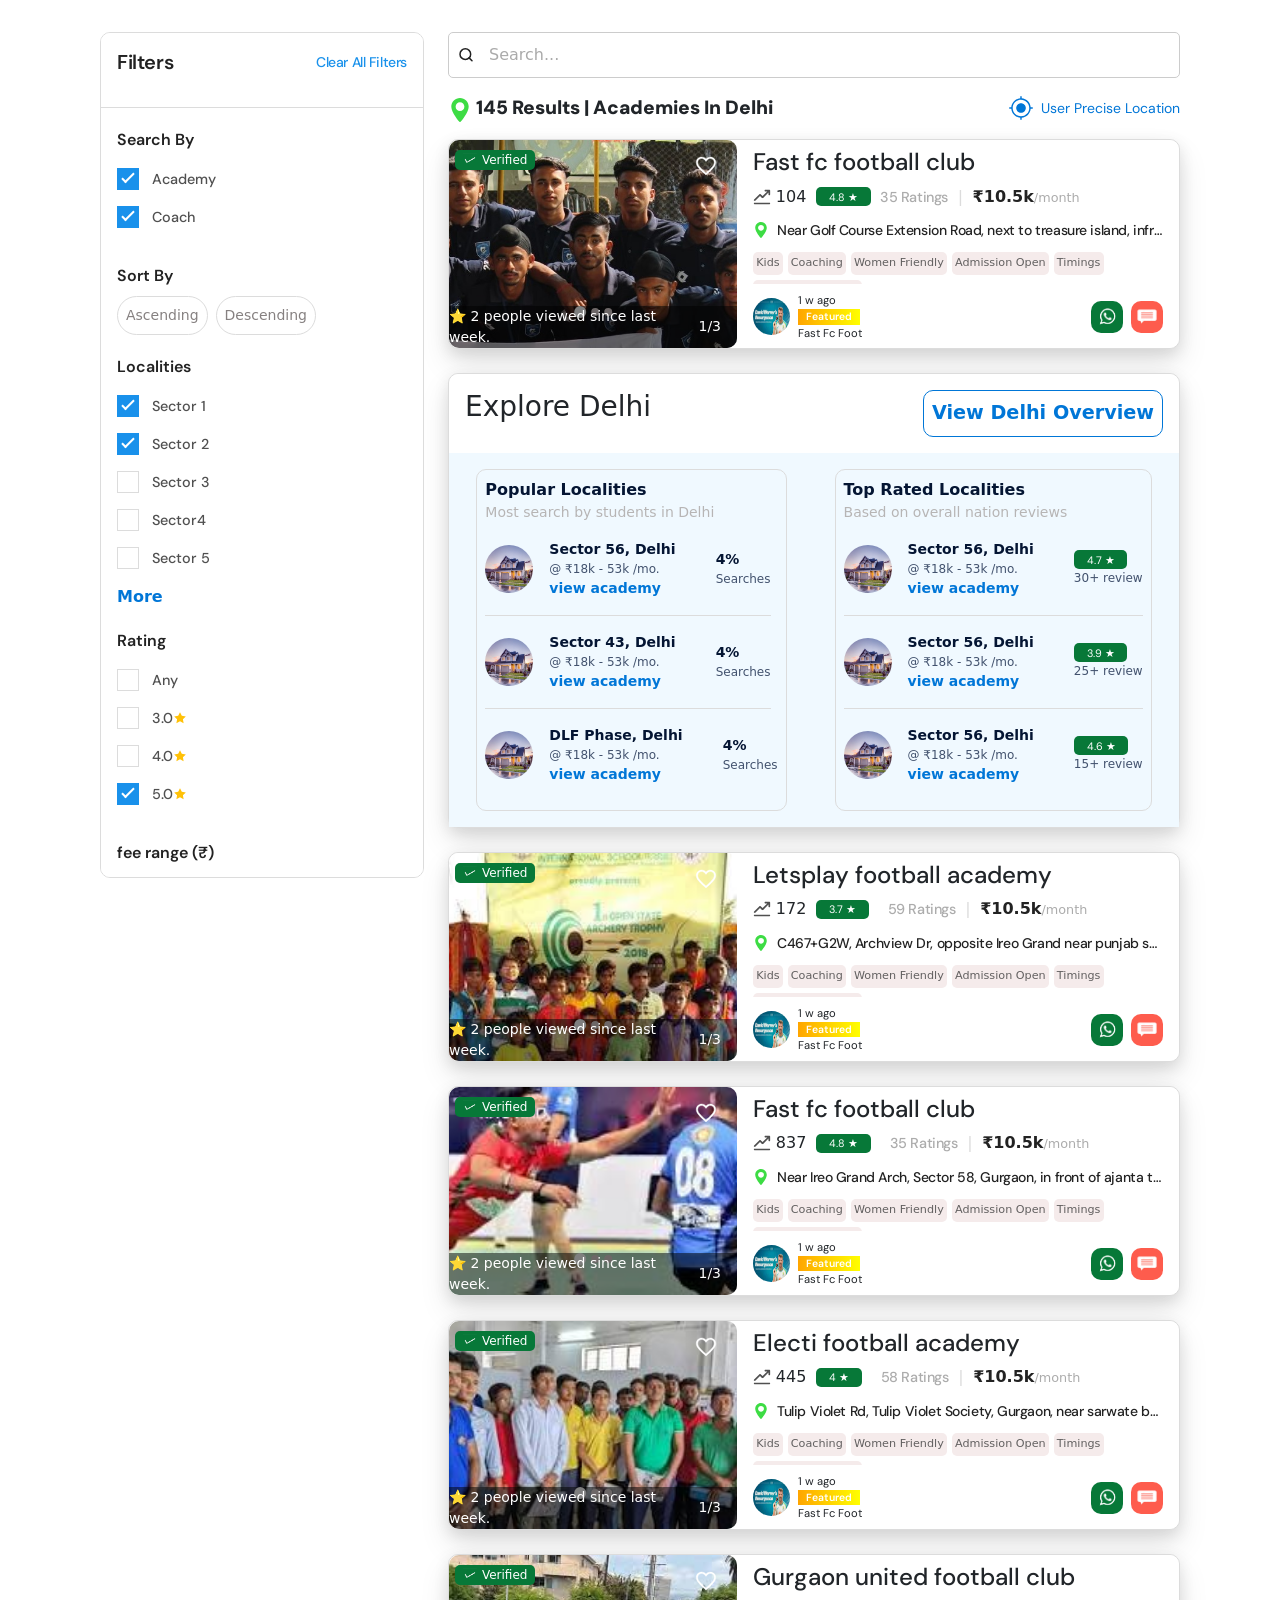
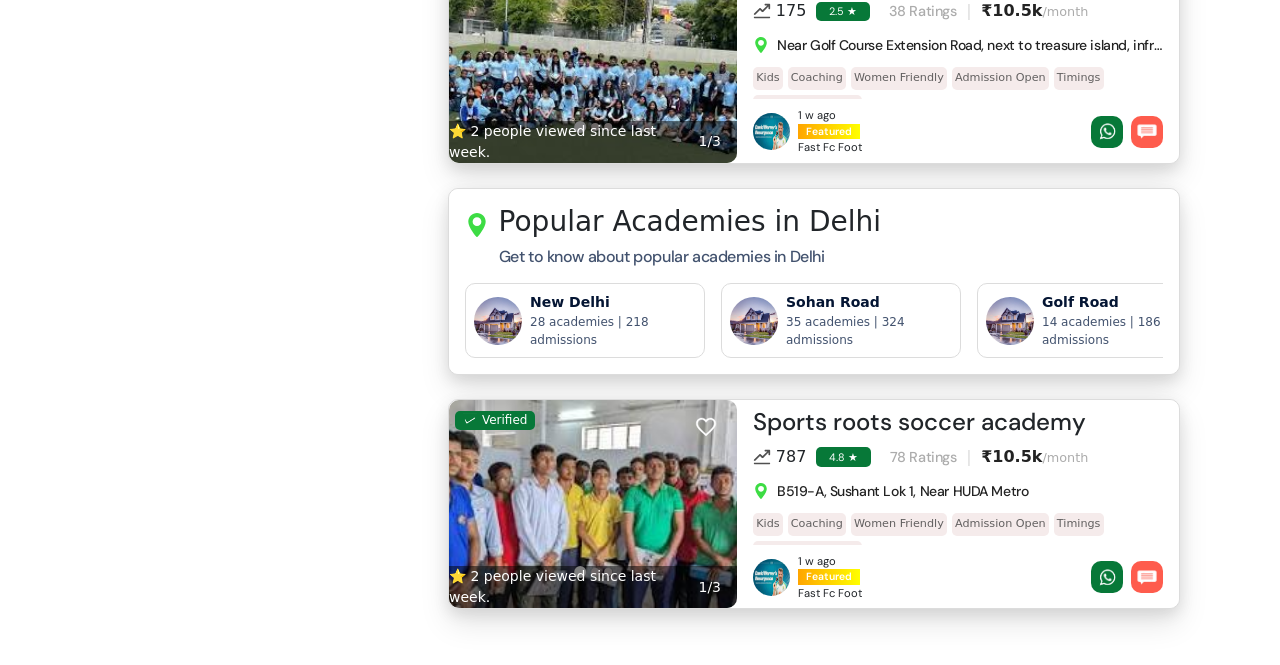
<file: index.html>
<!DOCTYPE html>
<html lang="en">

<head>
    <meta charset="UTF-8">
    <meta name="viewport" content="width=device-width, initial-scale=1.0">
    <title>Document</title>
    <link rel="stylesheet" href="asset/css/listing.css">
    <link rel="preload" href="https://cdn.jsdelivr.net/npm/bootstrap@5.3.2/dist/css/bootstrap.min.css" as="style"
        onload="this.onload=null;this.rel='stylesheet'">
    <noscript>
        <link rel="stylesheet" href="https://cdn.jsdelivr.net/npm/bootstrap@5.3.2/dist/css/bootstrap.min.css"
            integrity="sha384-T3c6CoIi6uLrA9TneNEoa7RxnatzjcDSCmG1MXxSR1GAsXEV/Dwwykc2MPK8M2HN" crossorigin="anonymous">
    </noscript>
</head>

<body>
    <header>
        <div class="top_mob_header">
            <div class="top_logo">
                <img src="asset/images/logo.svg" alt="">
                <img src="asset/images/menu.png" alt="" class="menu_img">
            </div>
        </div>
    </header>




    <section class="listing_page">
        <div class="filter_left">
            <div class="filter_top">
                <p class="fb_font" id="filter_new_heading">Filters</p>
                <p class="fb_font" id="filter_new_heading_2">Clear All Filters</p>
            </div>

            <div class="filter_check">
                <p class="mob_filter_topic">Search By</p>

                <div class="mobile_login_check">
                    <label class="mobile_login_label_checkbox">
                        <input type="checkbox" checked />
                        <span class="mobile_login_checkbox"></span>
                        <p class="mob_filter_sector">Academy</p>
                    </label>
                </div>

                <div class="mobile_login_check">
                    <label class="mobile_login_label_checkbox">
                        <input type="checkbox" checked />
                        <span class="mobile_login_checkbox"></span>
                        <p class="mob_filter_sector">Coach</p>
                    </label>
                </div>
            </div>

            <div class="mob_filter_input">
                <label for="">Sort By</label>
                <div class="sort_by">
                    <div class="sort_btn"><span>Ascending</span></div>
                    <div class="sort_btn"><span>Descending</span></div>
                </div>

            </div>

            <div class="filter_check">
                <p class="mob_filter_topic">Localities</p>

                <div class="mobile_login_check">
                    <label class="mobile_login_label_checkbox">
                        <input type="checkbox" checked />
                        <span class="mobile_login_checkbox"></span>
                        <p class="mob_filter_sector">Sector 1</p>
                    </label>
                </div>

                <div class="mobile_login_check">
                    <label class="mobile_login_label_checkbox">
                        <input type="checkbox" checked />
                        <span class="mobile_login_checkbox"></span>
                        <p class="mob_filter_sector">Sector 2</p>
                    </label>
                </div>

                <div class="mobile_login_check">
                    <label class="mobile_login_label_checkbox">
                        <input type="checkbox" />
                        <span class="mobile_login_checkbox"></span>
                        <p class="mob_filter_sector">Sector 3</p>
                    </label>
                </div>

                <div class="mobile_login_check">
                    <label class="mobile_login_label_checkbox">
                        <input type="checkbox" />
                        <span class="mobile_login_checkbox"></span>
                        <p class="mob_filter_sector">Sector4</p>
                    </label>
                </div>

                <div class="mobile_login_check">
                    <label class="mobile_login_label_checkbox">
                        <input type="checkbox" />
                        <span class="mobile_login_checkbox"></span>
                        <p class="mob_filter_sector">Sector 5</p>
                    </label>
                </div>
                <div class="local_relative">
                   <p style="text-align: left; color: #0076d7; font-weight: 600; cursor: pointer;" id="moreBtn">More</p>
                    <div class="localities_popup">
                        <div class="popup_top">
                            <h4>More Popular Localities</h4>
                            <div id="closeBtn"><img src="asset/images/menu_cross.svg" alt=""></div>
                        </div>

                        <div class="more_sectors">

                            <div class="mobile_login_check">
                                <label class="mobile_login_label_checkbox">
                                    <input type="checkbox" />
                                    <span class="mobile_login_checkbox"></span>
                                    <p class="mob_filter_sector">Sector 25</p>
                                </label>
                            </div><div class="mobile_login_check">
                                <label class="mobile_login_label_checkbox">
                                    <input type="checkbox" />
                                    <span class="mobile_login_checkbox"></span>
                                    <p class="mob_filter_sector">Sector 26</p>
                                </label>
                            </div><div class="mobile_login_check">
                                <label class="mobile_login_label_checkbox">
                                    <input type="checkbox" />
                                    <span class="mobile_login_checkbox"></span>
                                    <p class="mob_filter_sector">Sector 27</p>
                                </label>
                            </div><div class="mobile_login_check">
                                <label class="mobile_login_label_checkbox">
                                    <input type="checkbox" />
                                    <span class="mobile_login_checkbox"></span>
                                    <p class="mob_filter_sector">Sector 28</p>
                                </label>
                            </div><div class="mobile_login_check">
                                <label class="mobile_login_label_checkbox">
                                    <input type="checkbox" />
                                    <span class="mobile_login_checkbox"></span>
                                    <p class="mob_filter_sector">Sector 29</p>
                                </label>
                            </div><div class="mobile_login_check">
                                <label class="mobile_login_label_checkbox">
                                    <input type="checkbox" />
                                    <span class="mobile_login_checkbox"></span>
                                    <p class="mob_filter_sector">Sector 30</p>
                                </label>
                            </div><div class="mobile_login_check">
                                <label class="mobile_login_label_checkbox">
                                    <input type="checkbox" />
                                    <span class="mobile_login_checkbox"></span>
                                    <p class="mob_filter_sector">Sector 31</p>
                                </label>
                            </div><div class="mobile_login_check">
                                <label class="mobile_login_label_checkbox">
                                    <input type="checkbox" />
                                    <span class="mobile_login_checkbox"></span>
                                    <p class="mob_filter_sector">Sector 32</p>
                                </label>
                            </div><div class="mobile_login_check">
                                <label class="mobile_login_label_checkbox">
                                    <input type="checkbox" />
                                    <span class="mobile_login_checkbox"></span>
                                    <p class="mob_filter_sector">Sector33</p>
                                </label>
                            </div><div class="mobile_login_check">
                                <label class="mobile_login_label_checkbox">
                                    <input type="checkbox" />
                                    <span class="mobile_login_checkbox"></span>
                                    <p class="mob_filter_sector">Sector34</p>
                                </label>
                            </div>

                        </div>
  
                    </div>
                </div>

                <p class="mob_filter_topic">Rating</p>

                <div class="mobile_login_check">
                    <label class="mobile_login_label_checkbox">
                        <input type="checkbox" />
                        <span class="mobile_login_checkbox"></span>
                        <p class="mob_filter_sector">Any</p>
                    </label>
                </div>

                <div class="mobile_login_check">
                    <label class="mobile_login_label_checkbox">
                        <input type="checkbox" />
                        <span class="mobile_login_checkbox"></span>
                        <p class="mob_filter_sector">3.0 <img src="asset/images/gold_star.svg" loading="lazy"
                                alt="loading" width="14" height="14"></p>
                    </label>
                </div>

                <div class="mobile_login_check">
                    <label class="mobile_login_label_checkbox">
                        <input type="checkbox" />
                        <span class="mobile_login_checkbox"></span>
                        <p class="mob_filter_sector">4.0 <img src="asset/images/gold_star.svg" loading="lazy"
                                alt="loading" width="14" height="14"></p>
                    </label>
                </div>

                <div class="mobile_login_check">
                    <label class="mobile_login_label_checkbox">
                        <input type="checkbox" checked />
                        <span class="mobile_login_checkbox"></span>
                        <p class="mob_filter_sector">5.0 <img src="asset/images/gold_star.svg" loading="lazy"
                                alt="loading" width="14" height="14"></p>
                    </label>
                </div>
            </div>

            <div class="mob_filter_slider">
                <p class="mob_filter_topic">fee range (₹)</p>
                <div class="mob_filter_range_slider">

                    <input value="0" min="0" max="1000000" step="10000" type="range">
                    <input value="1000000" min="0" max="1000000" step="10000" type="range">


                    <div class="mob_academy_filter_value">
                        <span class="rangeValues-1"></span>
                        <span class="rangeValues-2"></span>
                    </div>
                </div>
            </div>

            <div>
                <p class="mob_filter_topic">More</p>

                <div class="mob_filter_on_off">
                    <p class="mob_filter_pic_on">Open Academies</p>
                    <label class="mob_filter_switch">
                        <input type="checkbox" checked>
                        <span class="mob_switch_slider mob_switch_round"></span>
                    </label>
                </div>

                <div class="mob_filter_on_off">
                    <p class="mob_filter_pic_on">Verified Only</p>
                    <label class="mob_filter_switch">
                        <input type="checkbox">
                        <span class="mob_switch_slider mob_switch_round"></span>
                    </label>
                </div>
            </div>
        </div>
        <div class="row right_main">
            <header>
                <div class="search-box">
                    <input type="text" class="search-input" placeholder="Search...">
                    <div class="search-icon">
                        <img src="asset/images/search2.svg" alt="search">
                    </div>
                </div>
        
                <div class="result_location">
                    <div class="result_place">
                        <div>
                            <img src="asset/images/location_mob.svg" alt="" srcset="">
                            <span class="results_in">145 Results | Academies In Delhi</span>
                        </div>
                        <span class="precise_location"><img src="asset/images/detect2.svg" alt=""><span class="text_hide">User Precise Location</span></span>
                    </div>
                </div>

                <div class="filter_section">
                    <div class="filter_sort">
                        <span>Sort By</span>
                    </div>
                    <div class="filter_sort">
                        <span>Top Rated</span>
                    </div>
                    <div class="filter_sort">
                        <span>Verified</span>
                    </div>
                    <div class="filter_sort">
                        <span>Open Now</span>
                    </div>
                </div>
            </header>

            <section class="localities">
                <h2 class="fb_font">Localities in Delhi</h2>
        
                <div class="grid-container">
                    <!-- First 12 sectors -->
                    <div class="grid-item"><img src="asset/images/home_icon.png" alt=""><span>Sector1</span></div>
                    <div class="grid-item"><img src="asset/images/home_icon.png" alt=""><span>Sector2</span></div>
                    <div class="grid-item"><img src="asset/images/home_icon.png" alt=""><span>Sector3</span></div>
                    <div class="grid-item"><img src="asset/images/home_icon.png" alt=""><span>Sector4</span></div>
                    <div class="grid-item"><img src="asset/images/home_icon.png" alt=""><span>Sector5</span></div>
                    <div class="grid-item"><img src="asset/images/home_icon.png" alt=""><span>Sector6</span></div>
                    <div class="grid-item"><img src="asset/images/home_icon.png" alt=""><span>Sector7</span></div>
                    <!-- Add more sectors up to Sector12 similarly -->
        
                    <!-- Last line with expand and less icon -->
                    <div class="grid-item expand"><img src="asset/images/location_mob.svg" alt=""><span>More</span></div>
        
                    <!-- Hidden sectors (initially hidden) -->
                    <div class="grid-item extra" style="display: none;"><img src="asset/images/home_icon.png"
                            alt=""><span>Sector16</span></div>
                    <div class="grid-item extra" style="display: none;"><img src="asset/images/home_icon.png"
                            alt=""><span>Sector17</span></div>
                    <div class="grid-item extra" style="display: none;"><img src="asset/images/home_icon.png"
                            alt=""><span>Sector18</span></div>
                    <div class="grid-item extra" style="display: none;"><img src="asset/images/home_icon.png"
                            alt=""><span>Sector19</span></div>
                    <div class="grid-item extra" style="display: none;"><img src="asset/images/home_icon.png"
                            alt=""><span>Sector20</span></div>
                    <div class="grid-item extra" style="display: none;"><img src="asset/images/home_icon.png"
                            alt=""><span>Sector21</span></div>
                    <div class="grid-item extra" style="display: none;"><img src="asset/images/home_icon.png"
                            alt=""><span>Sector22</span></div>
                    <div class="grid-item extra" style="display: none;"><img src="asset/images/home_icon.png"
                            alt=""><span>Sector23</span></div>
                    <div class="grid-item extra" style="display: none;"><img src="asset/images/home_icon.png"
                            alt=""><span>Sector24</span></div>
                    <div class="grid-item extra" style="display: none;"><img src="asset/images/home_icon.png"
                            alt=""><span>Sector25</span></div>
                    <div class="grid-item extra" style="display: none;"><img src="asset/images/home_icon.png"
                            alt=""><span>Sector26</span></div>
                    <div class="grid-item extra" style="display: none;"><img src="asset/images/home_icon.png"
                            alt=""><span>Sector27</span></div>
                    <!-- Add more hidden sectors similarly up to Sector16 or more -->
                    <!-- Less Icon (initially hidden) -->
                    <div class="grid-item less" style="display: none;"><img src="asset/images/location_mob.svg"
                            alt=""><span>Less</span></div>
                </div>
        
            </section>
            <div class="col-12 gap">
                <div class="listing_wrapper">
                    <div class="listing_box">
                        <div class="listing_img">
                            <div class="carousel">
                                <div class="carousel_images">
                                    <img src="asset/images/academy1.jpeg" alt="Listing Image 1" class="list_img active">
                                    <img src="asset/images/academy2.jpeg" alt="Listing Image 2" class="list_img">
                                    <img src="asset/images/academy3.jpeg" alt="Listing Image 3" class="list_img">
                                   
                                </div>
                                <div class="carousel_dots">
                                    <span class="dot active" onclick="currentSlide(1)"></span>
                                    <span class="dot" onclick="currentSlide(2)"></span>
                                    <span class="dot" onclick="currentSlide(3)"></span>
                                    <!-- Add more dots as needed -->
                                </div>
                                <div class="carousel_contacts">
                                    <div><span class="">⭐ 2 people viewed since last week.</span></div>
                                    <div><span class="contact_count">1/3</span></div>
                                </div>
                            </div>

                            <div>
                                <div class="verified_tick">
                                    <img src="asset/images/white_tick.png" alt="">
                                    <span>Verified</span>
                                </div>
                                <div class="heart_fav">
                                    <img src="asset/images/heart.svg" alt="">
                                </div>

                            </div>

                        </div>


                        <div class="list_down">
                            <div class="list_top">
                                <h2>Fast fc football club</h2>
                            </div>
                            <div>


                                <div class="fb_star_section fb_flex">
                                    <div class="graph_view"><img src="asset/images/graph.svg" alt=""><span>104</span></div>
                                    <div class="rating_num">
                                        <span>4.8 ★</span>
                                    </div>
                                    <span class="fb_font total_ratings">35 Ratings</span>
                                    <span class="line">|</span>
                                    <span><span style="font-weight: 600; color:#222">₹10.5k</span><span
                                            class="per_month">/month</span></span>
                                </div>
                            </div>

                            <div class="list_location">
                                <img src="asset/images/location_mob.svg" alt="">
                                <span class="fb_font">Near Golf Course Extension Road, next to treasure island, infront of jali road, bhawarkuwa, in front of khatiwalatank, near Alpine international school</span>
                            </div>

                            <div class="extra_info">
                                <div class="extra_sport">
                                    <span>Kids</span>
                                </div>
                                <div class="extra_sport">
                                    <span>Coaching</span>
                                </div>
                                <div class="extra_sport">
                                    <span>Women Friendly</span>
                                </div>
                                <div class="extra_sport">
                                    <span>Admission Open</span>
                                </div>
                                <div class="extra_sport">
                                    <span>Timings</span>
                                </div>
                                <div class="extra_sport">
                                    <span>Expensive /Pricing</span>
                                </div>
                            </div>

                            <div class="down_menu">
                                <div class="logo_details">
                                    <div class="mini_logo">
                                        <img src="asset/images/img1.jpeg" alt="">
                                    </div>
        
                                    <div class="logo_info">
                                        <span>1 w ago</span>
                                        <span>Featured</span>
                                        <span>Fast Fc Football club academy in south east delhi</span>
                                    </div>
                                </div>
                                <div class="list_btn">
                                    <div class="white_whatsapp"><img src="asset/images/whatsapp_icon.png" alt="" srcset="">
                                    </div>
                                    <div class="white_phone"><img src="asset/images/msg_icon.png" alt="" srcset=""></div>
                                </div>
        
                            </div>
                        </div>
                    </div>

                </div>

            </div>
            <div class="col-12 gap">
                <div class="listing_wrapper">
                    <div class="popup_explore">
                      <h3>Explore Delhi</h3>
                      <button>View Delhi Overview</button>
                    </div>

                    <div class="popup_localieties">

                        <div>
                            <div class="popup_details top_locals">
                                <span class="popup_name_top">Popular Localities</span>
                                <span class="popup_info_top">Most search by students in Delhi</span>

                                <div class="popup_box_up">
                                    <div class="city_new_img_up">
                                     <img src="asset/images/property.jpeg" alt="">
                                     <div class="popup_details">
                                        <span class="popup_name">Sector 56, Delhi</span>
                                         <span class="popup_info">@ ₹18k - 53k /mo.</span>
                                         <span class="popup_academy">view academy</span>
                                     </div>
                                    </div>
                                     <div class="popup_details">
                                         <span class="popup_name">4%</span>
                                         <span class="popup_info">Searches</span>
                                     </div>
                                 </div>
                                <div class="popup_box_up">
                                    <div class="city_new_img_up">
                                     <img src="asset/images/property.jpeg" alt="">
                                     <div class="popup_details">
                                        <span class="popup_name">Sector 43, Delhi</span>
                                         <span class="popup_info">@ ₹18k - 53k /mo.</span>
                                         <span class="popup_academy">view academy</span>
                                     </div>
                                    </div>
                                     <div class="popup_details">
                                         <span class="popup_name">4%</span>
                                         <span class="popup_info">Searches</span>
                                     </div>
                                 </div>
                                <div class="popup_box_up">
                                    <div class="city_new_img_up">
                                     <img src="asset/images/property.jpeg" alt="">
                                     <div class="popup_details">
                                        <span class="popup_name">DLF Phase, Delhi</span>
                                         <span class="popup_info">@ ₹18k - 53k /mo.</span>
                                         <span class="popup_academy">view academy</span>
                                     </div>
                                    </div>
                                     <div class="popup_details">
                                         <span class="popup_name">4%</span>
                                         <span class="popup_info">Searches</span>
                                     </div>
                                 </div>
                            </div>
                        </div>

                        <div>
                            <div class="popup_details top_locals">
                                <span class="popup_name_top">Top Rated Localities</span>
                                <span class="popup_info_top">Based on overall nation reviews</span>

                                <div class="popup_box_up">
                                    <div class="city_new_img_up">
                                     <img src="asset/images/property.jpeg" alt="">
                                     <div class="popup_details">
                                        <span class="popup_name">Sector 56, Delhi</span>
                                         <span class="popup_info">@ ₹18k - 53k /mo.</span>
                                         <span class="popup_academy">view academy</span>
                                     </div>
                                    </div>
                                     <div class="popup_details">
                                        <div class="rating_num">
                                            <span>4.7 ★</span>
                                        </div>
                                         <span class="popup_info_review">30+ review</span>
                                     </div>
                                 </div>
                                <div class="popup_box_up">
                                    <div class="city_new_img_up">
                                     <img src="asset/images/property.jpeg" alt="">
                                     <div class="popup_details">
                                        <span class="popup_name">Sector 56, Delhi</span>
                                         <span class="popup_info">@ ₹18k - 53k /mo.</span>
                                         <span class="popup_academy">view academy</span>
                                     </div>
                                    </div>
                                     <div class="popup_details">
                                        <div class="rating_num">
                                            <span>3.9 ★</span>
                                        </div>
                                         <span class="popup_info_review">25+ review</span>
                                     </div>
                                 </div>
                                <div class="popup_box_up">
                                    <div class="city_new_img_up">
                                     <img src="asset/images/property.jpeg" alt="">
                                     <div class="popup_details">
                                        <span class="popup_name">Sector 56, Delhi</span>
                                         <span class="popup_info">@ ₹18k - 53k /mo.</span>
                                         <span class="popup_academy">view academy</span>
                                     </div>
                                    </div>
                                     <div class="popup_details">
                                        <div class="rating_num">
                                            <span>4.6 ★</span>
                                        </div>
                                         <span class="popup_info_review">15+ review</span>
                                     </div>
                                 </div>
                            </div>
                        </div>

                    </div>



                    

                </div>

            </div>



            <div class="col-12 gap">
                <div class="listing_wrapper">
                    <div class="listing_box">
                        <div class="listing_img">
                            <div class="carousel">
                                <div class="carousel_images">
                                    <img src="asset/images/academy4.jpeg" alt="Listing Image 1" class="list_img active">
                                    <img src="asset/images/academy5.jpeg" alt="Listing Image 2" class="list_img">
                                    <img src="asset/images/academy6.jpeg" alt="Listing Image 3" class="list_img">
                                   
                                </div>
                                <div class="carousel_dots">
                                    <span class="dot active" onclick="currentSlide(1)"></span>
                                    <span class="dot" onclick="currentSlide(2)"></span>
                                    <span class="dot" onclick="currentSlide(3)"></span>
                                    <!-- Add more dots as needed -->
                                </div>

                                <div class="carousel_contacts">
                                    <div><span class="">⭐ 2 people viewed since last week.</span></div>
                                    <div><span class="contact_count">1/3</span></div>
                                </div>
                            </div>
                            <div class="verified_tick">
                                <img src="asset/images/white_tick.png" alt="">
                                <span>Verified</span>
                            </div>
                            <div class="heart_fav">
                                <img src="asset/images/heart.svg" alt="">
                            </div>
                        </div>


                        <div class="list_down">
                            <div class="list_top">
                                <h2>Letsplay football academy</h2>
                            </div>
                            <div>


                                <div class="fb_star_section fb_flex">
                                    <div class="graph_view"><img src="asset/images/graph.svg" alt=""><span>172</span></div>
                                    <div class="rating_num">
                                        <span>3.7 ★</span>
                                    </div>
                                    <div class="fb_stars star_hide" style="--star_rating: 4"
                                        aria-label="Rating of this product is 4 out of 5.">
                                    </div>
                                    <span class="fb_font total_ratings">59 Ratings</span>
                                    <span class="line">|</span>
                                    <span><span style="font-weight: 600; color:#222">₹10.5k</span><span
                                            class="per_month">/month</span></span>
                                </div>
                            </div>

                            <div class="list_location">
                                <img src="asset/images/location_mob.svg" alt="">
                                <span class="fb_font">C467+G2W, Archview Dr, opposite Ireo Grand near punjab sweets</span>
                            </div>

                            <div class="extra_info">
                                <div class="extra_sport">
                                    <span>Kids</span>
                                </div>
                                <div class="extra_sport">
                                    <span>Coaching</span>
                                </div>
                                <div class="extra_sport">
                                    <span>Women Friendly</span>
                                </div>
                                <div class="extra_sport">
                                    <span>Admission Open</span>
                                </div>
                                <div class="extra_sport">
                                    <span>Timings</span>
                                </div>
                                <div class="extra_sport">
                                    <span>Expensive /Pricing</span>
                                </div>
                            </div>
                            
                            <div class="down_menu">
                                <div class="logo_details">
                                    <div class="mini_logo">
                                        <img src="asset/images/img1.jpeg" alt="">
                                    </div>
        
                                    <div class="logo_info">
                                        <span>1 w ago</span>
                                        <span>Featured</span>
                                        <span>Fast Fc Foot...</span>
                                    </div>
                                </div>
                                <div class="list_btn">
                                    <div class="white_whatsapp"><img src="asset/images/whatsapp_icon.png" alt="" srcset="">
                                    </div>
                                    <div class="white_phone"><img src="asset/images/msg_icon.png" alt="" srcset=""></div>
                                </div>
        
                            </div>
                        </div>
                    </div>

                </div>

            </div>

            <div class="col-12 gap">
                <div class="listing_wrapper">
                    <div class="listing_box">
                        <div class="listing_img">
                            <div class="carousel">
                                <div class="carousel_images">
                                    <img src="asset/images/academy8.jpeg" alt="Listing Image 1" class="list_img active">
                                    <img src="asset/images/academy2.jpeg" alt="Listing Image 2" class="list_img">
                                    <img src="asset/images/academy9.jpeg" alt="Listing Image 3" class="list_img">
                                   
                                </div>
                                <div class="carousel_dots">
                                    <span class="dot active" onclick="currentSlide(1)"></span>
                                    <span class="dot" onclick="currentSlide(2)"></span>
                                    <span class="dot" onclick="currentSlide(3)"></span>
                                    <!-- Add more dots as needed -->
                                </div>
                                <div class="carousel_contacts">
                                    <div><span class="">⭐ 2 people viewed since last week.</span></div>
                                    <div><span class="contact_count">1/3</span></div>
                                </div>
                            </div>

                            <div>
                                <div class="verified_tick">
                                    <img src="asset/images/white_tick.png" alt="">
                                    <span>Verified</span>
                                </div>
                                <div class="heart_fav">
                                    <img src="asset/images/heart.svg" alt="">
                                </div>

                            </div>

                        </div>


                        <div class="list_down">
                            <div class="list_top">
                                <h2>Fast fc football club
                                </h2>
                            </div>
                            <div>


                                <div class="fb_star_section fb_flex">
                                    <div class="graph_view"><img src="asset/images/graph.svg" alt=""><span>837</span></div>
                                    <div class="rating_num">
                                        <span>4.8 ★</span>
                                    </div>
                                    <div class="fb_stars star_hide" style="--star_rating: 5"
                                        aria-label="Rating of this product is 4 out of 5.">
                                    </div>
                                    <span class="fb_font total_ratings">35 Ratings</span>
                                    <span class="line">|</span>
                                    <span><span style="font-weight: 600; color:#222">₹10.5k</span><span
                                            class="per_month">/month</span></span>
                                </div>
                            </div>

                            <div class="list_location">
                                <img src="asset/images/location_mob.svg" alt="">
                                <span class="fb_font">Near Ireo Grand Arch, Sector 58, Gurgaon, in front of ajanta talkies</span>
                            </div>

                            <div class="extra_info">
                                <div class="extra_sport">
                                    <span>Kids</span>
                                </div>
                                <div class="extra_sport">
                                    <span>Coaching</span>
                                </div>
                                <div class="extra_sport">
                                    <span>Women Friendly</span>
                                </div>
                                <div class="extra_sport">
                                    <span>Admission Open</span>
                                </div>
                                <div class="extra_sport">
                                    <span>Timings</span>
                                </div>
                                <div class="extra_sport">
                                    <span>Expensive /Pricing</span>
                                </div>
                            </div>

                            <div class="down_menu">
                                <div class="logo_details">
                                    <div class="mini_logo">
                                        <img src="asset/images/img1.jpeg" alt="">
                                    </div>
        
                                    <div class="logo_info">
                                        <span>1 w ago</span>
                                        <span>Featured</span>
                                        <span>Fast Fc Foot...</span>
                                    </div>
                                </div>
                                <div class="list_btn">
                                    <div class="white_whatsapp"><img src="asset/images/whatsapp_icon.png" alt="" srcset="">
                                    </div>
                                    <div class="white_phone"><img src="asset/images/msg_icon.png" alt="" srcset=""></div>
                                    
                                </div>
        
                            </div>

                        </div>
                    </div>

                </div>

            </div>

            <div class="col-12 gap">
                <div class="listing_wrapper">
                    <div class="listing_box">
                        <div class="listing_img">
                            <div class="carousel">
                                <div class="carousel_images">
                                    <img src="asset/images/academy10.jpeg" alt="Listing Image 1"
                                        class="list_img active">
                                    <img src="asset/images/academy11.jpeg" alt="Listing Image 2" class="list_img">
                                    <img src="asset/images/academy12.jpeg" alt="Listing Image 3" class="list_img">
                                   
                                </div>
                                <div class="carousel_dots">
                                    <span class="dot active" onclick="currentSlide(1)"></span>
                                    <span class="dot" onclick="currentSlide(2)"></span>
                                    <span class="dot" onclick="currentSlide(3)"></span>
                                    <!-- Add more dots as needed -->
                                </div>

                                <div class="carousel_contacts">
                                    <div><span class="">⭐ 2 people viewed since last week.</span></div>
                                    <div><span class="contact_count">1/3</span></div>
                                </div>
                            </div>
                            <div class="verified_tick">
                                <img src="asset/images/white_tick.png" alt="">
                                <span>Verified</span>
                            </div>
                            <div class="heart_fav">
                                <img src="asset/images/heart.svg" alt="">
                            </div>
                        </div>


                        <div class="list_down">
                            <div class="list_top">
                                <h2>Electi football academy</h2>
                            </div>
                            <div>


                                <div class="fb_star_section fb_flex">
                                    <div class="graph_view"><img src="asset/images/graph.svg" alt=""><span>445</span></div>
                                    <div class="rating_num">
                                        <span>4 ★</span>
                                    </div>
                                    <div class="fb_stars star_hide" style="--star_rating: 4"
                                        aria-label="Rating of this product is 4 out of 5.">
                                    </div>
                                    <span class="fb_font total_ratings">58 Ratings</span>
                                    <span class="line">|</span>
                                    <span><span style="font-weight: 600; color:#222">₹10.5k</span><span
                                            class="per_month">/month</span></span>
                                </div>
                            </div>

                            <div class="list_location">
                                <img src="asset/images/location_mob.svg" alt="">
                                <span class="fb_font">Tulip Violet Rd, Tulip Violet Society, Gurgaon, near sarwate bus stand</span>
                            </div>

                            <div class="extra_info">
                                <div class="extra_sport">
                                    <span>Kids</span>
                                </div>
                                <div class="extra_sport">
                                    <span>Coaching</span>
                                </div>
                                <div class="extra_sport">
                                    <span>Women Friendly</span>
                                </div>
                                <div class="extra_sport">
                                    <span>Admission Open</span>
                                </div>
                                <div class="extra_sport">
                                    <span>Timings</span>
                                </div>
                                <div class="extra_sport">
                                    <span>Expensive /Pricing</span>
                                </div>
                            </div>

                            <div class="down_menu">
                                <div class="logo_details">
                                    <div class="mini_logo">
                                        <img src="asset/images/img1.jpeg" alt="">
                                    </div>
        
                                    <div class="logo_info">
                                        <span>1 w ago</span>
                                        <span>Featured</span>
                                        <span>Fast Fc Foot...</span>
                                    </div>
                                </div>
                                <div class="list_btn">
                                    <div class="white_whatsapp"><img src="asset/images/whatsapp_icon.png" alt="" srcset="">
                                    </div>
                                    <div class="white_phone"><img src="asset/images/msg_icon.png" alt="" srcset=""></div>
                                    
                                </div>
        
                            </div>


                        </div>
                    </div>

                </div>

            </div>

            <div class="col-12 gap">
                <div class="listing_wrapper">
                    <div class="listing_box">
                        <div class="listing_img">
                            <div class="carousel">
                                <div class="carousel_images">
                                    <img src="asset/images/academy13.jpeg" alt="Listing Image 1"
                                        class="list_img active">
                                    <img src="asset/images/academy14.jpeg" alt="Listing Image 2" class="list_img">
                                    <img src="asset/images/academy15.jpeg" alt="Listing Image 3" class="list_img">
                                   
                                </div>
                                <div class="carousel_dots">
                                    <span class="dot active" onclick="currentSlide(1)"></span>
                                    <span class="dot" onclick="currentSlide(2)"></span>
                                    <span class="dot" onclick="currentSlide(3)"></span>
                                    <!-- Add more dots as needed -->
                                </div>
                                <div class="carousel_contacts">
                                    <div><span class="">⭐ 2 people viewed since last week.</span></div>
                                    <div><span class="contact_count">1/3</span></div>
                                </div>
                            </div>

                            <div>
                                <div class="verified_tick">
                                    <img src="asset/images/white_tick.png" alt="">
                                    <span>Verified</span>
                                </div>
                                <div class="heart_fav">
                                    <img src="asset/images/heart.svg" alt="">
                                </div>

                            </div>

                        </div>


                        <div class="list_down">
                            <div class="list_top">
                                <h2>Gurgaon united football club
                                </h2>
                            </div>
                            <div>


                                <div class="fb_star_section fb_flex">
                                    <div class="graph_view"><img src="asset/images/graph.svg" alt=""><span>175</span></div>
                                    <div class="rating_num">
                                        <span>2.5 ★</span>
                                    </div>
                                    <div class="fb_stars star_hide" style="--star_rating: 3"
                                        aria-label="Rating of this product is 3 out of 5.">
                                    </div>
                                    <span class="fb_font total_ratings">38 Ratings</span>
                                    <span class="line">|</span>
                                    <span><span style="font-weight: 600; color:#222">₹10.5k</span><span
                                            class="per_month">/month</span></span>
                                </div>
                            </div>

                            <div class="list_location">
                                <img src="asset/images/location_mob.svg" alt="">
                                <span class="fb_font">Near Golf Course Extension Road, next to treasure island, infront of jali road, bhawarkuwa, in front of khatiwalatank, near Alpine international school</span>
                            </div>

                            <div class="extra_info">
                                <div class="extra_sport">
                                    <span>Kids</span>
                                </div>
                                <div class="extra_sport">
                                    <span>Coaching</span>
                                </div>
                                <div class="extra_sport">
                                    <span>Women Friendly</span>
                                </div>
                                <div class="extra_sport">
                                    <span>Admission Open</span>
                                </div>
                                <div class="extra_sport">
                                    <span>Timings</span>
                                </div>
                                <div class="extra_sport">
                                    <span>Expensive /Pricing</span>
                                </div>
                            </div>

                            <div class="down_menu">
                                <div class="logo_details">
                                    <div class="mini_logo">
                                        <img src="asset/images/img1.jpeg" alt="">
                                    </div>
        
                                    <div class="logo_info">
                                        <span>1 w ago</span>
                                        <span>Featured</span>
                                        <span>Fast Fc Foot...</span>
                                    </div>
                                </div>
                                <div class="list_btn">
                                    <div class="white_whatsapp"><img src="asset/images/whatsapp_icon.png" alt="" srcset="">
                                    </div>
                                    <div class="white_phone"><img src="asset/images/msg_icon.png" alt="" srcset=""></div>
                                    
                                </div>
        
                            </div>
                        </div>
                    </div>

                </div>

            </div>

            <div class="col-12 gap">
                <div class="listing_wrapper">
                    <div class="listing_box popup_add">
                        <div class="popup_add_top">
                            <img src="asset/images/location_mob.svg" alt="" class="popup_icon">
                            <div>
                                <h3>Popular Academies in Delhi</h3> 
                                <p class="fb_font popup_msg">Get to know about popular academies in Delhi</p>
                            </div>
                        </div>

                        <div class="popup_wrap">
                            <div class="popup_box">
                               <div class="city_new_img">
                                <img src="asset/images/property.jpeg" alt="">
                               </div>
                                <div class="popup_details">
                                    <span class="popup_name">New Delhi</span>
                                    <span class="popup_info">28 academies | 218 admissions</span>
                                </div>
                            </div>
                            <div class="popup_box">
                               <div class="city_new_img">
                                <img src="asset/images/property.jpeg" alt="">
                               </div>
                                <div class="popup_details">
                                    <span class="popup_name">Sohan Road</span>
                                    <span class="popup_info">35 academies | 324 admissions</span>
                                </div>
                            </div>
                            <div class="popup_box">
                               <div class="city_new_img">
                                <img src="asset/images/property.jpeg" alt="">
                               </div>
                                <div class="popup_details">
                                    <span class="popup_name">Golf Road</span>
                                    <span class="popup_info">14 academies | 186 admissions</span>
                                </div>
                            </div>
                        </div>
                      
                    </div>

                </div>

            </div>

            <div class="col-12 gap">
                <div class="listing_wrapper">
                    <div class="listing_box">
                        <div class="listing_img">
                            <div class="carousel">
                                <div class="carousel_images">
                                    <img src="asset/images/academy10.jpeg" alt="Listing Image 1"
                                        class="list_img active">
                                    <img src="asset/images/academy18.jpg" alt="Listing Image 2" class="list_img">
                                    <img src="asset/images/academy5.jpeg" alt="Listing Image 3" class="list_img">
                                   
                                </div>
                                <div class="carousel_dots">
                                    <span class="dot active" onclick="currentSlide(1)"></span>
                                    <span class="dot" onclick="currentSlide(2)"></span>
                                    <span class="dot" onclick="currentSlide(3)"></span>
                                    <!-- Add more dots as needed -->
                                </div>
                                <div class="carousel_contacts">
                                    <div><span class="">⭐ 2 people viewed since last week.</span></div>
                                    <div><span class="contact_count">1/3</span></div>
                                </div>
                            </div>

                            <div>
                                <div class="verified_tick">
                                    <img src="asset/images/white_tick.png" alt="">
                                    <span>Verified</span>
                                </div>
                                <div class="heart_fav">
                                    <img src="asset/images/heart.svg" alt="">
                                </div>

                            </div>

                        </div>


                        <div class="list_down">
                            <div class="list_top">
                                <h2>Sports roots soccer academy
                                </h2>
                            </div>
                            <div>


                                <div class="fb_star_section fb_flex">
                                    <div class="graph_view"><img src="asset/images/graph.svg" alt=""><span>787</span></div>
                                    <div class="rating_num">
                                        <span>4.8 ★</span>
                                    </div>
                                    <div class="fb_stars star_hide" style="--star_rating: 5"
                                        aria-label="Rating of this product is 3 out of 5.">
                                    </div>
                                    <span class="fb_font total_ratings">78 Ratings</span>
                                    <span class="line">|</span>
                                    <span><span style="font-weight: 600; color:#222">₹10.5k</span><span
                                            class="per_month">/month</span></span>
                                </div>
                            </div>

                            <div class="list_location">
                                <img src="asset/images/location_mob.svg" alt="">
                                <span class="fb_font">B519-A, Sushant Lok 1, Near HUDA Metro</span>
                            </div>

                            <div class="extra_info">
                                <div class="extra_sport">
                                    <span>Kids</span>
                                </div>
                                <div class="extra_sport">
                                    <span>Coaching</span>
                                </div>
                                <div class="extra_sport">
                                    <span>Women Friendly</span>
                                </div>
                                <div class="extra_sport">
                                    <span>Admission Open</span>
                                </div>
                                <div class="extra_sport">
                                    <span>Timings</span>
                                </div>
                                <div class="extra_sport">
                                    <span>Expensive /Pricing</span>
                                </div>
                            </div>
                         
                            <div class="down_menu">
                                <div class="logo_details">
                                    <div class="mini_logo">
                                        <img src="asset/images/img1.jpeg" alt="">
                                    </div>
        
                                    <div class="logo_info">
                                        <span>1 w ago</span>
                                        <span>Featured</span>
                                        <span>Fast Fc Foot...</span>
                                    </div>
                                </div>
                                <div class="list_btn">
                                    <div class="white_whatsapp"><img src="asset/images/whatsapp_icon.png" alt="" srcset="">
                                    </div>
                                    <div class="white_phone"><img src="asset/images/msg_icon.png" id="kk" alt="" srcset=""></div>
                                    
                                </div>
        
                            </div>

                        </div>
                    </div>

                </div>

            </div>

        </div>

    </section>

    <section class="list_popup_wrapper" id="popupWrapper" style="display: none;">
        <!-- Popup Content -->
        <div class="popup_content">
            <!-- Close Button -->
            <span class="close_button" id="closePopup">&times;</span>
            <!-- Popup Text -->
            <p>Academy Popup</p>
        </div>
    </section>
</body>

</html>

<script src="https://ajax.googleapis.com/ajax/libs/jquery/3.5.1/jquery.min.js"></script>
<script>
    $(document).ready(function () {
        $(".carousel").each(function () {
            let currentCarousel = $(this);
            let slides = currentCarousel.find(".list_img");
            let dots = currentCarousel.find(".dot");
            let contactInfo = currentCarousel.find(".contact_count");
            let slideIndex = 0; // Start with the first image

            function showSlides() {
                let i;
                for (i = 0; i < slides.length; i++) {
                    slides.eq(i).hide(); // Hide all slides
                }
                slideIndex++;
                if (slideIndex > slides.length) { slideIndex = 1 } // Loop back to the first slide

                slides.eq(slideIndex - 1).show(); // Show the current slide
                dots.removeClass("active").eq(slideIndex - 1).addClass("active"); // Update dots

                // Update the contact count based on the current slide
                contactInfo.text(slideIndex + '/' + slides.length);

                setTimeout(showSlides, 2000); // Change slide every 2 seconds
            }

            showSlides(); // Call the function to run the slideshow
        });


        // Function to show the popup
        function showPopup() {
            $('#popupWrapper').css('display', 'flex');
        }

        // Close the popup when the close button is clicked
        $('#closePopup').click(function () {
            $('#popupWrapper').hide();
        });

        // Close the popup when clicking outside the white portion
        $(window).click(function (event) {
            if ($(event.target).is('#popupWrapper')) {
                $('#popupWrapper').hide();
            }
        });

        // Example usage: show the popup (this could be triggered by another event)
        setTimeout(showPopup, 30000000);
    });

    $(document).ready(function () {
        // Expand More
        $(".expand").click(function () {
            $(".extra").show(); // Show extra sectors
            $(".less").show(); // Show the less icon
            $(".expand").hide(); // Hide the expand icon
        });

        // Less
        $(".less").click(function () {
            $(".extra").hide(); // Hide extra sectors
            $(".expand").show(); // Show the expand icon
            $(".less").hide(); // Hide the less icon
        });

        $('#moreBtn').click(function() {
            $('.localities_popup').show();
            $('.filter_left').css('overflow', 'visible')
        });
        $('#closeBtn').click(function() {
            $('.localities_popup').hide();
            $('.filter_left').css('overflow', 'auto')
        });

        $(document).click(function(e) {
            if ($(e.target).closest("#moreBtn, .localities_popup").length === 0) {
                $(".localities_popup").hide();
                $('.filter_left').css('overflow', 'auto')
            }
        });
    });

</script>
<script>
    
function getVals() {
  // Get slider values
  let parent = this.parentNode;
  let slides = parent.getElementsByTagName("input");
  let slide1 = parseFloat(slides[0].value);
  let slide2 = parseFloat(slides[1].value);
  // Neither slider will clip the other, so make sure we determine which is larger
  if (slide1 > slide2) {
    let tmp = slide2;
    slide2 = slide1;
    slide1 = tmp;
  }

  let displayElement = parent.getElementsByClassName("rangeValues-1")[0];
  let displayElement2 = parent.getElementsByClassName("rangeValues-2")[0];
  displayElement.innerHTML = "₹" + slide1;
  displayElement2.innerHTML = "₹" + slide2;
}

window.onload = function () {
  // Initialize Sliders
  let sliderSections = document.getElementsByClassName(
    "mob_filter_range_slider"
  );
  for (let x = 0; x < sliderSections.length; x++) {
    let sliders = sliderSections[x].getElementsByTagName("input");
    for (let y = 0; y < sliders.length; y++) {
      if (sliders[y].type === "range") {
        sliders[y].oninput = getVals;
        // Manually trigger event first time to display values
        sliders[y].oninput();
      }
    }
  }
};

</script>
</file>
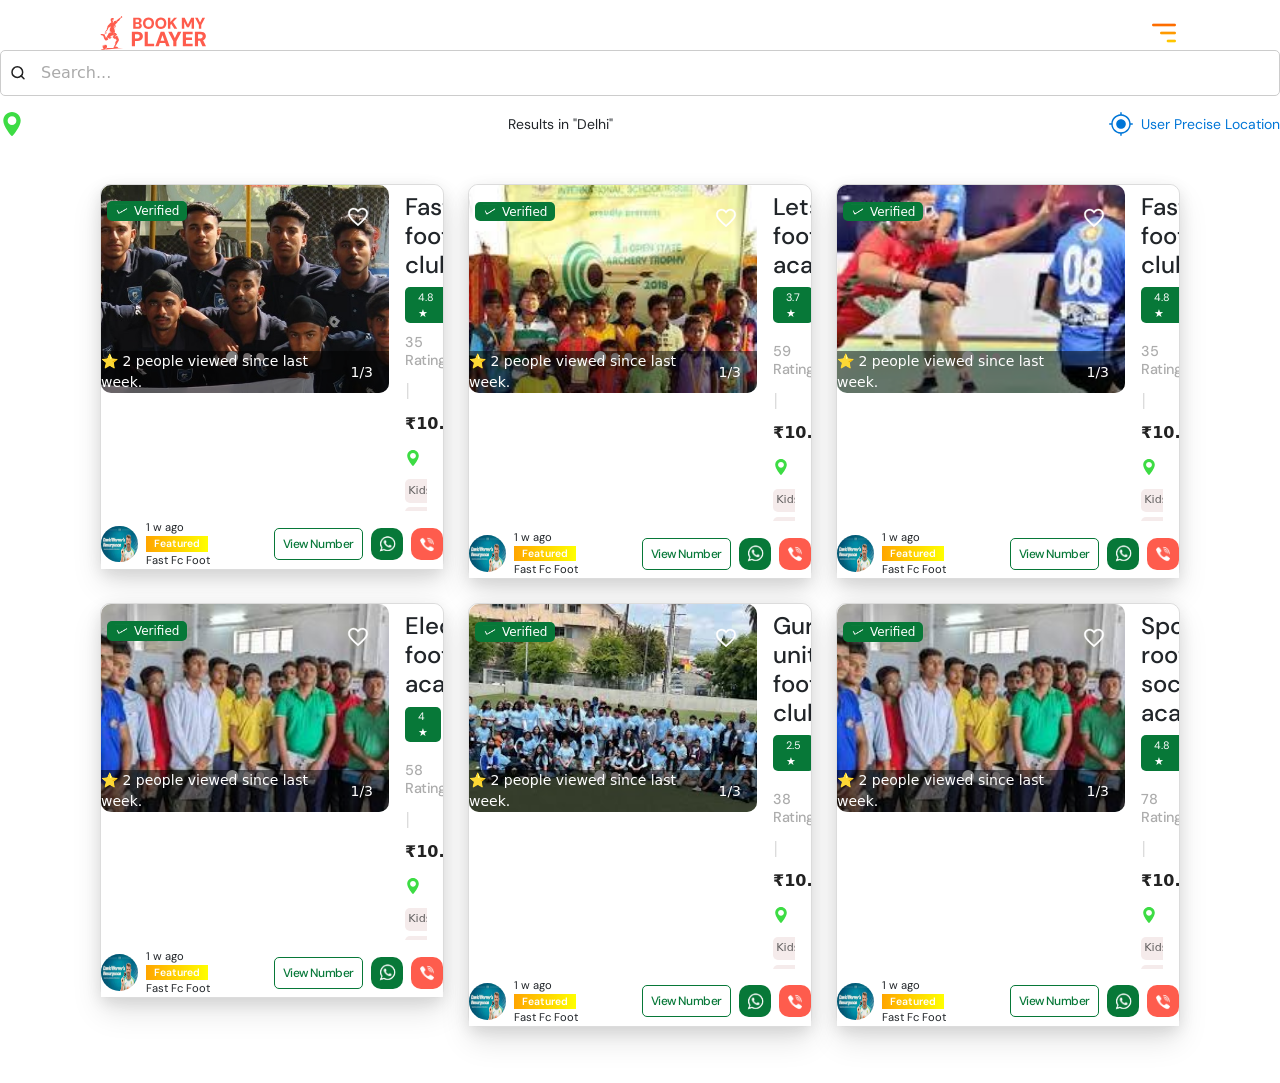
<file: view_num.html>
<!DOCTYPE html>
<html lang="en">

<head>
    <meta charset="UTF-8">
    <meta name="viewport" content="width=device-width, initial-scale=1.0">
    <title>Document</title>
    <link rel="stylesheet" href="asset/css/listing.css">
    <link rel="preload" href="https://cdn.jsdelivr.net/npm/bootstrap@5.3.2/dist/css/bootstrap.min.css" as="style"
        onload="this.onload=null;this.rel='stylesheet'">
    <noscript>
        <link rel="stylesheet" href="https://cdn.jsdelivr.net/npm/bootstrap@5.3.2/dist/css/bootstrap.min.css"
            integrity="sha384-T3c6CoIi6uLrA9TneNEoa7RxnatzjcDSCmG1MXxSR1GAsXEV/Dwwykc2MPK8M2HN" crossorigin="anonymous">
    </noscript>
</head>

<body>
    <header>
        <div>
            <div class="top_logo">
                <img src="asset/images/logo.svg" alt="">
                <img src="asset/images/menu.png" alt="" class="menu_img">
            </div>
        </div>
        <div class="search-box">
            <input type="text" class="search-input" placeholder="Search...">
            <div class="search-icon">
              <img src="asset/images/search2.svg" alt="search">
            </div>
          </div>

          <div class="result_location">
            <div class="result_place">
                <img src="asset/images/location_mob.svg" alt="" srcset="">
                <span>Results in "Delhi"</span>
                <span class="precise_location"><img src="asset/images/detect.svg" alt=""> User Precise Location</span>
            </div>
          </div>

          <div class="filter_section">
            <div class="filter_sort">
                <img src="asset/images/filter.svg" alt="filter">
                <span>Filter</span>
            </div>
            <div class="filter_sort">
                <span>Sort By</span>
            </div>
            <div class="filter_sort">
                <span>Top Rated</span>
            </div>
            <div class="filter_sort">
                <span>Verified</span>
            </div>
            <div class="filter_sort">
                <span>Open Now</span>
            </div>
          </div>
          
    </header>
    <section class="listing_page">
        <div class="row">

            <div class="col-lg-4 col-md-6 col-12 gap">
                <div class="listing_wrapper">
                    <div class="listing_box">
                        <div class="listing_img">
                            <div class="carousel">
                                <div class="carousel_images">
                                    <img src="asset/images/academy1.jpeg" alt="Listing Image 1" class="list_img active">
                                    <img src="asset/images/academy2.jpeg" alt="Listing Image 2" class="list_img">
                                    <img src="asset/images/academy3.jpeg" alt="Listing Image 3" class="list_img">
                                    <!-- Add more images as needed -->
                                </div>
                                <div class="carousel_dots">
                                    <span class="dot active" onclick="currentSlide(1)"></span>
                                    <span class="dot" onclick="currentSlide(2)"></span>
                                    <span class="dot" onclick="currentSlide(3)"></span>
                                    <!-- Add more dots as needed -->
                                </div>
                                <div class="carousel_contacts">
                                    <div><span class="">⭐ 2 people viewed since last week.</span></div>
                                    <div><span class="contact_count">1/3</span></div>
                                </div>
                            </div>

                            <div>
                                <div class="verified_tick">
                                    <img src="asset/images/white_tick.png" alt="">
                                    <span>Verified</span>
                                </div>
                       <div class="heart_fav">
                        <img src="asset/images/heart.svg" alt="">
                       </div>
                                  
                            </div>

                        </div>
                        

                        <div class="list_down">
                            <div class="list_top">
                                <h2>Fast fc football club</h2>
                            </div>
                            <div>


                                <div class="fb_star_section fb_flex">
                                    <div class="rating_num">
                                        <span>4.8 ★</span>
                                    </div>
                                    <span class="fb_font total_ratings">35 Ratings</span>
                                    <span class="line">|</span>
                                    <span><span style="font-weight: 600; color:#222">₹10.5k</span><span class="per_month">/month</span></span>
                                </div>
                            </div>

                            <div class="list_location">
                                <img src="asset/images/location_mob.svg" alt="">
                                <span class="fb_font">Near Ireo Grand Arch, Sector 58, Gurgaon</span>
                            </div>

                            <div class="extra_info">
                                <div class="extra_sport">
                                    <span>Kids</span>
                                </div>
                                <div class="extra_sport">
                                    <span>Coaching</span>
                                </div>
                                <div class="extra_sport">
                                    <span>Women Friendly</span>
                                </div>
                                <div class="extra_sport">
                                    <span>Admission Open</span>
                                </div>
                                <div class="extra_sport">
                                    <span>Timings</span>
                                </div>
                                <div class="extra_sport">
                                    <span>Expensive /Pricing</span>
                                </div>
                            </div>
                        </div>
                    </div>
                    <div class="down_menu">
                        <div class="logo_details">
                            <div class="mini_logo">
                                <img src="asset/images/img1.jpeg" alt="">
                            </div>

                            <div class="logo_info">
                                <span>1 w ago</span>
                                <span>Featured</span>
                                <span>Fast Fc Football club academy in south east delhi</span>
                            </div>
                        </div>
                        <div  class="list_btn">
                            <button class="fb_font view_list_btn_2">View Number</button>
                            <div class="white_whatsapp"><img src="asset/images/whatsapp_icon.png" alt="" srcset=""></div>
                            <div class="white_phone"><img src="asset/images/white_phone.png" alt="" srcset=""></div> 
                        </div>
                      
                    </div>
                </div>

            </div>

            <div class="col-lg-4 col-md-6 col-12 gap">
                <div class="listing_wrapper">
                    <div class="listing_box">
                        <div class="listing_img">
                            <div class="carousel">
                                <div class="carousel_images">
                                    <img src="asset/images/academy4.jpeg" alt="Listing Image 1" class="list_img active">
                                    <img src="asset/images/academy5.jpeg" alt="Listing Image 2" class="list_img">
                                    <img src="asset/images/academy6.jpeg" alt="Listing Image 3" class="list_img">
                                    <!-- Add more images as needed -->
                                </div>
                                <div class="carousel_dots">
                                    <span class="dot active" onclick="currentSlide(1)"></span>
                                    <span class="dot" onclick="currentSlide(2)"></span>
                                    <span class="dot" onclick="currentSlide(3)"></span>
                                    <!-- Add more dots as needed -->
                                </div>

                                <div class="carousel_contacts">
                                    <div><span class="">⭐ 2 people viewed since last week.</span></div>
                                    <div><span class="contact_count">1/3</span></div>
                                </div>
                            </div>
                            <div class="verified_tick">
                                <img src="asset/images/white_tick.png" alt="">
                                <span>Verified</span>
                            </div>
                            <div class="heart_fav">
                                <img src="asset/images/heart.svg" alt="">
                               </div>
                        </div>
                        

                        <div class="list_down">
                            <div class="list_top">
                                <h2>Letsplay football academy</h2>
                            </div>
                            <div>


                                <div class="fb_star_section fb_flex">
                                    <div class="rating_num">
                                        <span>3.7 ★</span>
                                    </div>
                                    <div class="fb_stars star_hide" style="--star_rating: 4"
                                        aria-label="Rating of this product is 4 out of 5.">
                                    </div>
                                    <span class="fb_font total_ratings">59 Ratings</span>
                                    <span class="line">|</span>
                                    <span><span style="font-weight: 600; color:#222">₹10.5k</span><span class="per_month">/month</span></span>
                                </div>
                            </div>

                            <div class="list_location">
                                <img src="asset/images/location_mob.svg" alt="">
                                <span class="fb_font">C467+G2W, Archview Dr, opposite Ireo Grand...</span>
                            </div>

                            <div class="extra_info">
                                <div class="extra_sport">
                                    <span>Kids</span>
                                </div>
                                <div class="extra_sport">
                                    <span>Coaching</span>
                                </div>
                                <div class="extra_sport">
                                    <span>Women Friendly</span>
                                </div>
                                <div class="extra_sport">
                                    <span>Admission Open</span>
                                </div>
                                <div class="extra_sport">
                                    <span>Timings</span>
                                </div>
                                <div class="extra_sport">
                                    <span>Expensive /Pricing</span>
                                </div>
                            </div>
                        </div>
                    </div>
                    <div class="down_menu">
                        <div class="logo_details">
                            <div class="mini_logo">
                                <img src="asset/images/img1.jpeg" alt="">
                            </div>

                            <div class="logo_info">
                                <span>1 w ago</span>
                                <span>Featured</span>
                                <span>Fast Fc Foot...</span>
                            </div>
                        </div>
                        <div  class="list_btn">
                            <button class="fb_font view_list_btn_2">View Number</button>
                            <div class="white_whatsapp"><img src="asset/images/whatsapp_icon.png" alt="" srcset=""></div>
                            <div class="white_phone"><img src="asset/images/white_phone.png" alt="" srcset=""></div> 
                        </div>
                      
                    </div>
                </div>

            </div>

            <div class="col-lg-4 col-md-6 col-12 gap">
                <div class="listing_wrapper">
                    <div class="listing_box">
                        <div class="listing_img">
                            <div class="carousel">
                                <div class="carousel_images">
                                    <img src="asset/images/academy8.jpeg" alt="Listing Image 1" class="list_img active">
                                    <img src="asset/images/academy2.jpeg" alt="Listing Image 2" class="list_img">
                                    <img src="asset/images/academy9.jpeg" alt="Listing Image 3" class="list_img">
                                    <!-- Add more images as needed -->
                                </div>
                                <div class="carousel_dots">
                                    <span class="dot active" onclick="currentSlide(1)"></span>
                                    <span class="dot" onclick="currentSlide(2)"></span>
                                    <span class="dot" onclick="currentSlide(3)"></span>
                                    <!-- Add more dots as needed -->
                                </div>
                                <div class="carousel_contacts">
                                    <div><span class="">⭐ 2 people viewed since last week.</span></div>
                                    <div><span class="contact_count">1/3</span></div>
                                </div>
                            </div>

                            <div>
                                <div class="verified_tick">
                                    <img src="asset/images/white_tick.png" alt="">
                                    <span>Verified</span>
                                </div>
                       <div class="heart_fav">
                        <img src="asset/images/heart.svg" alt="">
                       </div>
                                  
                            </div>

                        </div>
                        

                        <div class="list_down">
                            <div class="list_top">
                                <h2>Fast fc football club
                                </h2>
                            </div>
                            <div>


                                <div class="fb_star_section fb_flex">
                                    <div class="rating_num">
                                        <span>4.8 ★</span>
                                    </div>
                                    <div class="fb_stars star_hide" style="--star_rating: 5"
                                        aria-label="Rating of this product is 4 out of 5.">
                                    </div>
                                    <span class="fb_font total_ratings">35 Ratings</span>
                                    <span class="line">|</span>
                                    <span><span style="font-weight: 600; color:#222">₹10.5k</span><span class="per_month">/month</span></span>
                                </div>
                            </div>

                            <div class="list_location">
                                <img src="asset/images/location_mob.svg" alt="">
                                <span class="fb_font">Near Ireo Grand Arch, Sector 58, Gurgaon</span>
                            </div>

                            <div class="extra_info">
                                <div class="extra_sport">
                                    <span>Kids</span>
                                </div>
                                <div class="extra_sport">
                                    <span>Coaching</span>
                                </div>
                                <div class="extra_sport">
                                    <span>Women Friendly</span>
                                </div>
                                <div class="extra_sport">
                                    <span>Admission Open</span>
                                </div>
                                <div class="extra_sport">
                                    <span>Timings</span>
                                </div>
                                <div class="extra_sport">
                                    <span>Expensive /Pricing</span>
                                </div>
                            </div>
                        </div>
                    </div>
                    <div class="down_menu">
                        <div class="logo_details">
                            <div class="mini_logo">
                                <img src="asset/images/img1.jpeg" alt="">
                            </div>

                            <div class="logo_info">
                                <span>1 w ago</span>
                                <span>Featured</span>
                                <span>Fast Fc Foot...</span>
                            </div>
                        </div>
                        <div  class="list_btn">
                            <button class="fb_font view_list_btn_2">View Number</button>
                            <div class="white_whatsapp"><img src="asset/images/whatsapp_icon.png" alt="" srcset=""></div>
                            <div class="white_phone"><img src="asset/images/white_phone.png" alt="" srcset=""></div> 
                        </div>
                      
                    </div>
                </div>

            </div>

            <div class="col-lg-4 col-md-6 col-12 gap">
                <div class="listing_wrapper">
                    <div class="listing_box">
                        <div class="listing_img">
                            <div class="carousel">
                                <div class="carousel_images">
                                    <img src="asset/images/academy10.jpeg" alt="Listing Image 1" class="list_img active">
                                    <img src="asset/images/academy11.jpeg" alt="Listing Image 2" class="list_img">
                                    <img src="asset/images/academy12.jpeg" alt="Listing Image 3" class="list_img">
                                    <!-- Add more images as needed -->
                                </div>
                                <div class="carousel_dots">
                                    <span class="dot active" onclick="currentSlide(1)"></span>
                                    <span class="dot" onclick="currentSlide(2)"></span>
                                    <span class="dot" onclick="currentSlide(3)"></span>
                                    <!-- Add more dots as needed -->
                                </div>

                                <div class="carousel_contacts">
                                    <div><span class="">⭐ 2 people viewed since last week.</span></div>
                                    <div><span class="contact_count">1/3</span></div>
                                </div>
                            </div>
                            <div class="verified_tick">
                                <img src="asset/images/white_tick.png" alt="">
                                <span>Verified</span>
                            </div>
                            <div class="heart_fav">
                                <img src="asset/images/heart.svg" alt="">
                               </div>
                        </div>
                        

                        <div class="list_down">
                            <div class="list_top">
                                <h2>Electi football academy</h2>
                            </div>
                            <div>


                                <div class="fb_star_section fb_flex">
                                    <div class="rating_num">
                                        <span>4 ★</span>
                                    </div>
                                    <div class="fb_stars star_hide" style="--star_rating: 4"
                                        aria-label="Rating of this product is 4 out of 5.">
                                    </div>
                                    <span class="fb_font total_ratings">58 Ratings</span>
                                    <span class="line">|</span>
                                    <span><span style="font-weight: 600; color:#222">₹10.5k</span><span class="per_month">/month</span></span>
                                </div>
                            </div>

                            <div class="list_location">
                                <img src="asset/images/location_mob.svg" alt="">
                                <span class="fb_font">Tulip Violet Rd, Tulip Violet Society, Gurgaon</span>
                            </div>

                            <div class="extra_info">
                                <div class="extra_sport">
                                    <span>Kids</span>
                                </div>
                                <div class="extra_sport">
                                    <span>Coaching</span>
                                </div>
                                <div class="extra_sport">
                                    <span>Women Friendly</span>
                                </div>
                                <div class="extra_sport">
                                    <span>Admission Open</span>
                                </div>
                                <div class="extra_sport">
                                    <span>Timings</span>
                                </div>
                                <div class="extra_sport">
                                    <span>Expensive /Pricing</span>
                                </div>
                            </div>
                        </div>
                    </div>
                    <div class="down_menu">
                        <div class="logo_details">
                            <div class="mini_logo">
                                <img src="asset/images/img1.jpeg" alt="">
                            </div>

                            <div class="logo_info">
                                <span>1 w ago</span>
                                <span>Featured</span>
                                <span>Fast Fc Foot...</span>
                            </div>
                        </div>
                        <div  class="list_btn">
                            <button class="fb_font view_list_btn_2">View Number</button>
                            <div class="white_whatsapp"><img src="asset/images/whatsapp_icon.png" alt="" srcset=""></div>
                            <div class="white_phone"><img src="asset/images/white_phone.png" alt="" srcset=""></div> 
                        </div>
                      
                    </div>
                </div>

            </div>

            <div class="col-lg-4 col-md-6 col-12 gap">
                <div class="listing_wrapper">
                    <div class="listing_box">
                        <div class="listing_img">
                            <div class="carousel">
                                <div class="carousel_images">
                                    <img src="asset/images/academy13.jpeg" alt="Listing Image 1" class="list_img active">
                                    <img src="asset/images/academy14.jpeg" alt="Listing Image 2" class="list_img">
                                    <img src="asset/images/academy15.jpeg" alt="Listing Image 3" class="list_img">
                                    <!-- Add more images as needed -->
                                </div>
                                <div class="carousel_dots">
                                    <span class="dot active" onclick="currentSlide(1)"></span>
                                    <span class="dot" onclick="currentSlide(2)"></span>
                                    <span class="dot" onclick="currentSlide(3)"></span>
                                    <!-- Add more dots as needed -->
                                </div>
                                <div class="carousel_contacts">
                                    <div><span class="">⭐ 2 people viewed since last week.</span></div>
                                    <div><span class="contact_count">1/3</span></div>
                                </div>
                            </div>

                            <div>
                                <div class="verified_tick">
                                    <img src="asset/images/white_tick.png" alt="">
                                    <span>Verified</span>
                                </div>
                       <div class="heart_fav">
                        <img src="asset/images/heart.svg" alt="">
                       </div>
                                  
                            </div>

                        </div>
                        

                        <div class="list_down">
                            <div class="list_top">
                                <h2>Gurgaon united football club
                                </h2>
                            </div>
                            <div>


                                <div class="fb_star_section fb_flex">
                                    <div class="rating_num">
                                        <span>2.5 ★</span>
                                    </div>
                                    <div class="fb_stars star_hide" style="--star_rating: 3"
                                        aria-label="Rating of this product is 3 out of 5.">
                                    </div>
                                    <span class="fb_font total_ratings">38 Ratings</span>
                                    <span class="line">|</span>
                                    <span><span style="font-weight: 600; color:#222">₹10.5k</span><span class="per_month">/month</span></span>
                                </div>
                            </div>

                            <div class="list_location">
                                <img src="asset/images/location_mob.svg" alt="">
                                <span class="fb_font">Near, Golf Course Extension Road, next...</span>
                            </div>

                            <div class="extra_info">
                                <div class="extra_sport">
                                    <span>Kids</span>
                                </div>
                                <div class="extra_sport">
                                    <span>Coaching</span>
                                </div>
                                <div class="extra_sport">
                                    <span>Women Friendly</span>
                                </div>
                                <div class="extra_sport">
                                    <span>Admission Open</span>
                                </div>
                                <div class="extra_sport">
                                    <span>Timings</span>
                                </div>
                                <div class="extra_sport">
                                    <span>Expensive /Pricing</span>
                                </div>
                            </div>
                        </div>
                    </div>
                    <div class="down_menu">
                        <div class="logo_details">
                            <div class="mini_logo">
                                <img src="asset/images/img1.jpeg" alt="">
                            </div>

                            <div class="logo_info">
                                <span>1 w ago</span>
                                <span>Featured</span>
                                <span>Fast Fc Foot...</span>
                            </div>
                        </div>
                        <div  class="list_btn">
                            <button class="fb_font view_list_btn_2">View Number</button>
                            <div class="white_whatsapp"><img src="asset/images/whatsapp_icon.png" alt="" srcset=""></div>
                            <div class="white_phone"><img src="asset/images/white_phone.png" alt="" srcset=""></div> 
                        </div>
                      
                    </div>
                </div>

            </div>

            <div class="col-lg-4 col-md-6 col-12 gap">
                <div class="listing_wrapper">
                    <div class="listing_box">
                        <div class="listing_img">
                            <div class="carousel">
                                <div class="carousel_images">
                                    <img src="asset/images/academy10.jpeg" alt="Listing Image 1" class="list_img active">
                                    <img src="asset/images/academy18.jpg" alt="Listing Image 2" class="list_img">
                                    <img src="asset/images/academy5.jpeg" alt="Listing Image 3" class="list_img">
                                    <!-- Add more images as needed -->
                                </div>
                                <div class="carousel_dots">
                                    <span class="dot active" onclick="currentSlide(1)"></span>
                                    <span class="dot" onclick="currentSlide(2)"></span>
                                    <span class="dot" onclick="currentSlide(3)"></span>
                                    <!-- Add more dots as needed -->
                                </div>
                                <div class="carousel_contacts">
                                    <div><span class="">⭐ 2 people viewed since last week.</span></div>
                                    <div><span class="contact_count">1/3</span></div>
                                </div>
                            </div>

                            <div>
                                <div class="verified_tick">
                                    <img src="asset/images/white_tick.png" alt="">
                                    <span>Verified</span>
                                </div>
                       <div class="heart_fav">
                        <img src="asset/images/heart.svg" alt="">
                       </div>
                                  
                            </div>

                        </div>
                        

                        <div class="list_down">
                            <div class="list_top">
                                <h2>Sports roots soccer academy
                                </h2>
                            </div>
                            <div>


                                <div class="fb_star_section fb_flex">
                                    <div class="rating_num">
                                        <span>4.8 ★</span>
                                    </div>
                                    <div class="fb_stars star_hide" style="--star_rating: 5"
                                        aria-label="Rating of this product is 3 out of 5.">
                                    </div>
                                    <span class="fb_font total_ratings">78 Ratings</span>
                                    <span class="line">|</span>
                                    <span><span style="font-weight: 600; color:#222">₹10.5k</span><span class="per_month">/month</span></span>
                                </div>
                            </div>

                            <div class="list_location">
                                <img src="asset/images/location_mob.svg" alt="">
                                <span class="fb_font">B519-A, Sushant Lok 1, Near HUDA Metro...</span>
                            </div>

                            <div class="extra_info">
                                <div class="extra_sport">
                                    <span>Kids</span>
                                </div>
                                <div class="extra_sport">
                                    <span>Coaching</span>
                                </div>
                                <div class="extra_sport">
                                    <span>Women Friendly</span>
                                </div>
                                <div class="extra_sport">
                                    <span>Admission Open</span>
                                </div>
                                <div class="extra_sport">
                                    <span>Timings</span>
                                </div>
                                <div class="extra_sport">
                                    <span>Expensive /Pricing</span>
                                </div>
                            </div>
                        </div>
                    </div>
                    <div class="down_menu">
                        <div class="logo_details">
                            <div class="mini_logo">
                                <img src="asset/images/img1.jpeg" alt="">
                            </div>

                            <div class="logo_info">
                                <span>1 w ago</span>
                                <span>Featured</span>
                                <span>Fast Fc Foot...</span>
                            </div>
                        </div>
                        <div  class="list_btn">
                            <button class="fb_font view_list_btn_2">View Number</button>
                            <div class="white_whatsapp"><img src="asset/images/whatsapp_icon.png" alt="" srcset=""></div>
                            <div class="white_phone"><img src="asset/images/white_phone.png" alt="" srcset=""></div> 
                        </div>
                      
                    </div>
                </div>

            </div>

        </div>

    </section>

    <section class="list_popup_wrapper" id="popupWrapper" style="display: none;">
        <!-- Popup Content -->
        <div class="popup_content">
          <!-- Close Button -->
          <span class="close_button" id="closePopup">&times;</span>
          <!-- Popup Text -->
          <p>Academy Popup</p>
        </div>
      </section>
</body>

</html>

<script src="https://ajax.googleapis.com/ajax/libs/jquery/3.5.1/jquery.min.js"></script>
<script>
    $(document).ready(function(){
        $(".carousel").each(function() {
            let currentCarousel = $(this);
            let slides = currentCarousel.find(".list_img");
            let dots = currentCarousel.find(".dot");
            let contactInfo = currentCarousel.find(".contact_count");
            let slideIndex = 0; // Start with the first image
    
            function showSlides() {
                let i;
                for (i = 0; i < slides.length; i++) {
                    slides.eq(i).hide(); // Hide all slides
                }
                slideIndex++;
                if (slideIndex > slides.length) {slideIndex = 1} // Loop back to the first slide
    
                slides.eq(slideIndex-1).show(); // Show the current slide
                dots.removeClass("active").eq(slideIndex-1).addClass("active"); // Update dots
                
                // Update the contact count based on the current slide
                contactInfo.text(slideIndex + '/' + slides.length);
    
                setTimeout(showSlides, 2000); // Change slide every 2 seconds
            }
    
            showSlides(); // Call the function to run the slideshow
        });


    // Function to show the popup
    function showPopup() {
        $('#popupWrapper').css('display', 'flex');
    }

    // Close the popup when the close button is clicked
    $('#closePopup').click(function() {
        $('#popupWrapper').hide();
    });

    // Close the popup when clicking outside the white portion
    $(window).click(function(event) {
        if ($(event.target).is('#popupWrapper')) {
            $('#popupWrapper').hide();
        }
    });

    // Example usage: show the popup (this could be triggered by another event)
    setTimeout(showPopup, 30000000);
});

   
</script>
</file>
<file: asset/css/listing.css>
@import url("https://fonts.googleapis.com/css2?family=DM+Sans:opsz,wght@9..40,200;9..40,300;9..40,400&family=Montserrat&display=swap");

* {
  margin: 0;
  padding: 0;
  box-sizing: border-box;
}

body {
  font-family: Dm Sans;
}

/* general css  */

a {
  text-decoration: none;
}

#formError {
  color: red;
}

.fb_flex_new,
.fb_blue_flex,
.fb_menu_flex {
  display: flex;
  justify-content: space-between;
  align-items: center;
}

.fb_flex_new {
  margin-bottom: 0rem !important;
  flex-wrap: wrap !important;
  gap: 1rem !important;
}

.fb_font {
  color: #222;
  font-family: DM Sans;
  font-size: 0.875rem;
  font-weight: 500;
  line-height: normal;
  letter-spacing: -0.02563rem;
}

a {
  text-decoration: none;
}

.fb_container {
  margin: 0 auto;
  padding: 1rem;
}

ul {
  margin-bottom: 0;
}

.listing_page {
  padding: 2rem 6.25rem;
  display: flex;
  justify-content: center;
  align-items: start;
  gap: 1.5rem;
  background-color: #fff;
  position: relative;
}

.listing_wrapper,
.listing_box {
  display: inline-flex;
  width: 100%;
  position: relative;
  border-radius: 0.625rem;
  background-color: #fff;
}
.listing_wrapper {
  border: 1px solid #dcdcdc;
  display: flex;
  flex-direction: column;
  align-items: start;
  justify-content: start;
  padding: 1rem;
  transition: box-shadow 0.3s ease-in-out; /* Smooth transition for hover effect */
  box-shadow: 0 15px 30px rgba(0, 0, 0, 0.1),
    /* Larger shadow */ 0 5px 15px rgba(0, 0, 0, 0.1);
  border-radius: 0.625rem;
}

.listing_box {
  width: 100%;
}

.list_img {
  width: 18rem;
  height: 13rem;
  border-radius: 0.625rem;
  object-fit: cover;
}

.line {
  color: #dcdcdc;
}

.per_month {
  font-size: 0.8rem;
  color: #acacac;
}

.listing_wrapper {
  border: 1px solid #dcdcdc;
  display: flex;
  flex-direction: column;
  align-items: start;
  justify-content: start;
  padding: 0rem;
  transition: box-shadow 0.3s ease-in-out; /* Smooth transition for hover effect */
  box-shadow: 0 15px 30px rgba(0, 0, 0, 0.1),
    /* Larger shadow */ 0 5px 15px rgba(0, 0, 0, 0.1);
  border-radius: 0.625rem;
  width: 100%;
}

.list_top {
  display: flex;
  justify-content: start;
  align-items: start;
  gap: 0.8rem;
}

.thumbs_up {
  background-color: #222;
  padding: 0.3rem 0.8rem;
  border-radius: 0.625rem;
  display: flex;
  justify-content: center;
  align-items: center;
}

.thumbs_up img {
  width: 1.5rem;
  height: 1.5rem;
}

.list_top h2 {
  font-family: DM Sans;
  font-weight: 500;
  font-size: 1.5rem;
  margin-top: 0.5rem;
}

.listing_img {
  position: relative;
  border-radius: 0.625rem;
}

.verified_tick {
  background-color: #077838;
  color: #fff;
  display: flex;
  justify-content: start;
  align-items: center;
  gap: 0.3rem;
  border-radius: 0.3125rem;
  position: absolute;
  top: 5%;
  left: 2%;
  padding: 0.05rem 0.5rem;
  font-size: 0.75rem;
}
.heart_fav {
  display: flex;
  justify-content: start;
  align-items: center;
  gap: 0.3rem;
  border-radius: 0.3125rem;
  position: absolute;
  top: 5%;
  right: 2%;
  padding: 0.25rem 0.8rem;
  font-size: 0.8rem;
}

.heart_fav img {
  height: 1.5rem;
  width: 1.5rem;
  cursor: pointer;
}

.verified_tick img {
  width: 0.9rem;
  height: auto;
}

.rating_num {
  display: flex;
  justify-content: center;
  align-items: center;
  background-color: #077838;
  padding: 0.1rem 0.8rem;
  border-radius: 0.3125rem;
  color: #fff;
  font-family: DM Sans;
  font-size: 0.675rem;
  width: max-content;
}

.fb_flex {
  display: flex;
  justify-content: start;
  align-items: center;
  flex-wrap: wrap;
  gap: 0.6rem;
}

.top_mob_header {
  display: none;
}

.total_ratings {
  color: #acacac;
  font-size: 0.9rem;
}

.list_location {
  display: flex;
  justify-content: start;
  align-items: center;
  gap: 0.5rem;
  margin-top: 0.8rem;
  font-size: 1rem;
  overflow: hidden;
}

.list_location img {
  width: 1rem;
  height: 1rem;
}

.list_location span {
  width: 100%;
  overflow: hidden;
  white-space: nowrap;
  text-overflow: ellipsis;
}

.extra_info {
  display: flex;
  justify-content: start;
  align-items: center;
  gap: 0.3rem;
  margin-top: 0.8rem;
  width: 100%;
  flex-wrap: wrap;
  height: 2rem;
  overflow: auto;
}

.extra_info::-webkit-scrollbar {
  width: 5px; /* Width of the vertical scrollbar */
  height: 5px;
}

/* This styles the scrollbar handle */
.extra_info::-webkit-scrollbar-thumb {
  background: blue; /* Color of the scrollbar thumb */
}

.extra_sport {
  background-color: #f5ebeb;
  color: #626060;
  padding: 0.2rem 0.2rem;
  border-radius: 0.3125rem;
  width: auto;
  font-size: 0.7rem;
}

.view_list_btn_2 {
  padding: 15px 8px;
  border-radius: 0.3125rem;
  display: flex;
  justify-content: center;
  align-items: center;
  border: none;
  outline: none;
  cursor: pointer;
  height: 2rem;
  border: 1px solid #077838;
  color: #077838;
  background-color: #fff;
  font-size: 0.75rem;
}

.list_btn {
  display: flex;
  justify-content: end;
  align-items: center;
  gap: 0.5rem;
}

.gap {
  margin-bottom: 1.5rem;
}
.carousel {
  position: relative;
  border-radius: 0.625rem;
}

.carousel_images img {
  display: none;
  border-radius: 0.625rem;
}

.carousel_images img.active {
  display: block; /* Changed from flex to block for images. */
}

.carousel_dots {
  position: absolute;
  bottom: 30px; /* Adjusted for visual preference, can be changed. */
  left: 50%;
  transform: translateX(-50%);
  display: flex;
  justify-content: center;
  align-items: center;
  gap: 0.3rem;
}

.carousel_contacts {
  position: absolute;
  bottom: 0; /* Position it at the bottom of the carousel. */
  left: 50%;
  transform: translateX(-50%);
  width: 100%; /* Take up the full width of the carousel. */
  background-color: rgba(0, 0, 0, 0.5);
  color: white;
  box-sizing: border-box; /* Ensures padding doesn't add to the width. */
  padding-right: 1rem;
  font-size: 0.875rem;
  display: flex;
  justify-content: space-between;
  align-items: center;
  border-bottom-right-radius: 0.625rem;
  border-bottom-left-radius: 0.625rem;
}

.dot {
  cursor: pointer;
  height: 8px;
  width: 8px;
  background-color: #dbd0d0;
  border-radius: 50%;
  display: inline-block;
}

.dot.active {
  background-color: #fff;
  height: 12px;
  width: 12px;
}

.white_phone,
.white_whatsapp {
  background-color: #fe5c4d;
  border-radius: 0.625rem;
  padding: 0.1rem;
  display: flex;
  justify-content: center;
  align-items: center;
  cursor: pointer;
}

.whatsapp_btn button,
.phone_btn button {
  border: none;
  border-radius: 0.3125rem;
  padding: 3px 12px;
  background-color: #077838;
  display: flex;
  justify-content: center;
  align-items: center;
  gap: 0.1rem;
  color: white;
  font-size: 0.875rem;
}

.phone_btn button {
  background-color: #0076d7;
}

.white_phone img,
.white_whatsapp img,
.whatsapp_img {
  width: 1.8rem;
  height: 1.8rem;
}

.white_whatsapp {
  background-color: #077838;
}

.list_down {
  padding-left: 1rem;
  padding-right: 1rem;
  width: 100%;
  overflow: hidden;
}

.down_menu {
  display: flex;
  justify-content: space-between;
  align-items: center;
  background-color: #fff;
  width: 100%;
  font-family: DM Sans;
  gap: 1rem;
  margin-top: 0.5rem;
}

.mini_logo img,
.mini_logo_2 img {
  border-radius: 50%;
  height: 2.3rem;
  width: 2.3rem;
}

.logo_details {
  display: flex;
  justify-content: start;
  align-items: center;
  gap: 0.5rem;
}

.logo_info {
  display: flex;
  flex-direction: column;
  align-items: start;
  justify-content: start;
  width: 4rem;
}
.logo_info span {
  font-size: 0.7rem;
}

.logo_info span:nth-child(2) {
  background: linear-gradient(to right, orange, yellow);
  padding: 0rem 0.5rem;
  font-weight: 600;
  color: #fff;
  font-size: 0.65rem;
}
.logo_info span:nth-child(3) {
  width: 100%;
  overflow: hidden;
  white-space: nowrap; /* Prevent text from wrapping to a new line */
}

/* General styles for the full-screen wrapper with a semi-transparent blurred background */
.list_popup_wrapper {
  position: fixed; /* Fixed position to cover the whole screen */
  top: 0;
  left: 0;
  width: 100%;
  height: 100%;
  display: flex; /* Flexbox to center the popup content */
  justify-content: center;
  align-items: flex-end; /* Align items at the bottom for mobile */
  background: rgba(0, 0, 0, 0.5); /* Semi-transparent black background */
}

/* Styles for the popup content */
.popup_content {
  width: 100%;
  height: 50%;
  background-color: white;
  position: relative;
  box-shadow: 0 -5px 15px rgba(0, 0, 0, 0.2);
  border-top-left-radius: 0.8rem;
  border-top-right-radius: 0.8rem;
  padding: 1rem;
}

/* Styles for the close button */
.close_button {
  position: absolute;
  top: 0;
  right: 0;
  font-size: 30px;
  margin: 10px;
  cursor: pointer;
}

.search-box {
  position: relative;
  margin-bottom: 1rem;
}

.search-input {
  width: 100%;
  padding: 10px 20px 10px 40px;
  font-size: 16px;
  border: 1px solid #ccc;
  border-radius: 5px;
  outline: none;
}

.search-icon {
  position: absolute;
  top: 50%;
  left: 10px;
  transform: translateY(-55%);
  color: #333;
  text-decoration: none;
}

.search-input::placeholder {
  color: #aaa;
}

.result_place {
  display: flex;
  justify-content: space-between;
  align-items: center;
  gap: 0.5rem;
  font-family: DM Sans;
  font-size: 0.875rem;
  margin-bottom: 1rem;
}

.result_place img {
  height: 1.5rem;
  width: 1.5rem;
}

.precise_location {
  color: #0076d7;
  font-family: DM Sans;
  margin-left: 0.8rem;
  cursor: pointer;
  display: flex;
  justify-content: start;
  align-items: center;
  gap: 0.5rem;
  font-size: 0.875rem;
}

.filter_section {
  display: none;
  justify-content: space-between;
  flex-wrap: nowrap; /* Prevent wrapping */
  align-items: center;
  overflow-x: auto; /* Enable horizontal scrolling */
  overflow-y: hidden; /* Prevent vertical scrolling */
  gap: 0.5rem;
  margin: 1rem;
  -webkit-overflow-scrolling: touch; /* Smooth scrolling on touch devices */
}

.filter_sort {
  display: flex;
  justify-content: center;
  align-items: center; /* Center items vertically */
  gap: 0.5rem;
  padding: 0.3rem 0.5rem;
  border-radius: 10rem;
  border: 1px solid #dcdcdc;
  font-size: 0.875rem;
  cursor: pointer;
  white-space: nowrap; /* Prevent text from wrapping */
  background-color: #f7f7f7;
  width: 100%;
}

.filter_sort img {
  height: 0.875rem;
  width: 0.875rem;
}

.radio_flex {
  display: flex;
  justify-content: start;
  align-items: center;
  gap: 0.5rem;
}

.top_logo {
  display: flex;
  justify-content: space-between;
  align-items: center;
  padding: 1rem 6.25rem;
  padding-bottom: 0;
}
.menu_img {
  width: 2rem;
  height: 2rem;
}

.graph_view {
  display: flex;
  justify-content: start;
  align-items: center;
  gap: 0.3rem;
}

.localities {
  padding-left: 6.25rem;
  padding-right: 6.25rem;
  padding-bottom: 1rem;
  display: none;
}

.localities h2 {
  font-weight: 900;
  font-size: 1.2rem;
}

.grid-container {
  display: grid;
  grid-template-columns: repeat(8, 1fr);
  gap: 10px;
  margin-top: 1rem;
  text-align: start;
  border: 1px solid #dcdcdc;
  border-radius: 0.625rem;
  padding-top: 1rem;
  padding-bottom: 1rem;
}

.grid-item {
  display: flex;
  flex-direction: column;
  align-items: center;
  justify-content: center;
}

.grid-item img {
  height: 1.3rem;
  width: 1.3rem;
}

.grid-item span {
  color: #222;
  font-size: 0.75rem;
  font-weight: 700;
}

.last_line {
  display: flex;
  justify-content: start;
  align-items: center;
  gap: 1.5rem;
}

.filter_left {
  height: 94vh;
  border: 1px solid #dcdcdc;
  border-radius: 0.625rem;
  padding: 1rem;
  position: sticky;
  top: 10px;
  text-align: center;
  width: 30%;
  background-color: #fff;
  z-index: 1;
  overflow: auto;
}

::-webkit-scrollbar {
  width: 5px; /* Width of the scrollbar */
}

/* This styles the scrollbar thumb (the draggable part) */
::-webkit-scrollbar-thumb {
  background: blue; /* Color of the scrollbar thumb */
  border-radius: 10px; /* Optional: Rounds the corners of the scrollbar thumb */
}

.right_main {
  width: 70%;
}

.filter_left h6 {
  margin-bottom: 1.5rem;
}

.filter_top {
  display: flex;
  justify-content: space-between;
  align-items: center;
  padding-bottom: 1rem;
  border-bottom: 1px solid #dcdcdc;
  margin-left: -1rem;
  margin-right: -1rem;
}

#filter_new_heading {
  font-size: 1.25rem;
  font-weight: 600;
  padding-left: 1rem;
}
#filter_new_heading_2 {
  color: #1991eb;
  font-family: DM Sans;
  font-size: 0.875rem;
  padding-right: 1rem;
  cursor: pointer;
}

.mob_filter_input {
  display: flex;
  justify-content: start;
  align-items: start;
  flex-direction: column;
}

.mob_filter_input label,
.mob_filter_topic {
  color: #222;
  font-family: DM Sans;
  font-size: 1rem;
  font-weight: 600;
  margin-top: 1.25rem;
  margin-bottom: 0.5rem;
  text-align: left;
}

.filter_check p {
  margin-bottom: 1rem;
}

.mob_filter_input input {
  border-radius: 0.1875rem;
  border: 1px solid #dcdcdc;
  background: #fff;
  width: 100%;
  outline: none;
  padding: 0.5rem;
}

.mobile_login_label_checkbox {
  display: block;
  text-align: left;
  color: #515c61;
  padding: 0;
  position: relative;
  padding-left: 35px;
  margin: 0 0 6px;
  margin-bottom: 12px;
  cursor: pointer;
  font-weight: 500;
  font-size: 16px;
  line-height: 22px;
  -webkit-user-select: none;
  -moz-user-select: none;
  -ms-user-select: none;
  user-select: none;
  text-transform: unset;
  font-family: "DM Sans", sans-serif;
}

.mobile_login_label_checkbox input {
  position: absolute;
  opacity: 0;
  cursor: pointer;
  height: 0;
  width: 0;
}

/* .mobile_login_checkbox::before {
  content: "";
  width: 22px;
  height: 22px;
  position: absolute;
  top: 0;
  left: 0;
  background: #1991eb;
} */

.mobile_login_label_checkbox p {
  font-size: 14px;
  font-weight: 500;
  color: #000000;
}

.mobile_login_label_checkbox p span {
  font-weight: 600;
}

.mobile_login_label_checkbox p span a {
  color: #000000;
}

.mobile_login_label_checkbox p span a:hover {
  color: #1991eb;
  text-decoration: underline;
  transition: all 0.4s ease-in-out;
}

.mobile_login_label_checkbox input:checked + .mobile_login_checkbox {
  background: #1991eb;
  border: 1px solid #1991eb;
}

.mobile_login_label_checkbox input:checked + .mobile_login_checkbox::after {
  display: block;
}

/* When checkbox is checked */
.mobile_login_label_checkbox input:checked + .mobile_login_checkbox {
  background: #1991eb !important; /* Change background color */
  border: 1px solid #1991eb; /* Change border color */
}

/* Show checkmark when checkbox is checked */
.mobile_login_label_checkbox input:checked + .mobile_login_checkbox::after {
  display: block;
}

.mob_filter_sector {
  color: #505050 !important;
  font-family: DM Sans !important;
  font-size: 0.9rem !important;
  text-transform: capitalize;
  display: flex;
  justify-content: start;
  align-items: center;
}

.mobile_login_checkbox {
  position: absolute;
  top: 0;
  left: 0;
  width: 22px;
  height: 22px;
  background: #fff;
  border: 1px solid #dcdcdc;
}

.mobile_login_checkbox::after {
  content: "";
  position: absolute;
  display: none;
  left: 7px;
  top: 1px;
  width: 6px;
  height: 13px;
  border: solid white;
  border-width: 0 2px 2px 0;
  transform: rotate(45deg);
  transition: all 0.4s ease-in-out;
}

.mobile_login_check {
  width: 8rem;
  overflow: hidden;
}

/* slider css  */

.mob_filter_slider {
  background-color: rgb(255, 255, 255);
  border-radius: 3px;
  width: 100%;
}

.mob_filter_range_slider {
  width: 100%;
  text-align: center;
  position: relative;
  margin-top: 1.25rem;
}

input[type="range"] {
  -webkit-appearance: none;
  border: 1px solid white;
  width: 100%;
  position: absolute;
  left: 0;
}

input[type="range"]::-webkit-slider-runnable-track {
  width: 100%;
  height: 5px;
  background-color: #1991eb;
  border: none;
  border-radius: 3px;
}

input[type="range"]::-webkit-slider-thumb {
  -webkit-appearance: none;
  border: none;
  height: 18px;
  width: 18px;
  border-radius: 44%;
  background: #1991eb;
  margin-top: -6px;
  cursor: pointer;
  position: relative;
  z-index: 1;
}

input[type="range"]:focus {
  outline: none;
}

input[type="range"] {
  background-color: #1991eb;
}

input[type="range"]:focus::-webkit-slider-runnable-track {
  background: #1991eb;
}

.mob_academy_filter_value {
  display: flex;
  justify-content: space-between;
  align-items: center;
}

.rangeValues-1 {
  margin-top: 1.5rem;
  color: #505050;
  font-family: DM Sans;
  font-size: 0.8125rem;
  font-style: normal;
  font-weight: 600;
}
.rangeValues-2 {
  margin-top: 1.5rem;
  color: #222;
  font-family: DM Sans;
  font-size: 0.8125rem;
  font-style: normal;
  font-weight: 600;
}

/* slider css ends */

/* switch css  */

/* The switch - the box around the slider */
.mob_filter_switch {
  position: relative;
  display: inline-block;
  width: 60px;
  height: 34px;
}

/* Hide default HTML checkbox */
.mob_filter_switch input {
  opacity: 0;
  width: 0;
  height: 0;
}

/* The slider */
.mob_switch_slider {
  position: absolute;
  cursor: pointer;
  top: 0;
  left: 0;
  right: 0;
  bottom: 0;
  background-color: #ccc;
  -webkit-transition: 0.4s;
  transition: 0.4s;
}

.mob_switch_slider:before {
  position: absolute;
  content: "";
  height: 26px;
  width: 26px;
  left: 4px;
  bottom: 4px;
  background-color: white;
  -webkit-transition: 0.4s;
  transition: 0.4s;
}

input:checked + .mob_switch_slider {
  background-color: #34c759;
}

input:focus + .mob_switch_slider {
  box-shadow: 0 0 1px #34c759;
}

input:checked + .mob_switch_slider:before {
  -webkit-transform: translateX(26px);
  -ms-transform: translateX(26px);
  transform: translateX(26px);
}

/* Rounded sliders */
.mob_switch_slider.mob_switch_round {
  border-radius: 34px;
}

.mob_switch_slider.mob_switch_round:before {
  border-radius: 50%;
}
/* switch css ends */

.mob_filter_on_off {
  display: flex;
  justify-content: space-between;
  align-items: center;
  margin-bottom: 0.8rem;
}

.mob_filter_pic_on {
  color: #505050;
  font-family: DM Sans;
  font-size: 0.9rem;
  font-weight: 500;
  text-transform: capitalize;
}

.sort_by {
  display: flex;
  justify-content: start;
  align-items: center;
  gap: 0.5rem;
}

.sort_btn {
  border: 1px solid #dcdcdc;
  border-radius: 15rem;
  padding: 0.5rem;
  font-size: 0.875rem;
  color: #868181;
  cursor: pointer;
}

/* Responsive adjustments for non-mobile devices can be added here */
.local_relative {
  position: relative;
}

.localities_popup {
  position: absolute;
  top: -1100%;
  left: 0;
  gap: 1rem;
  border: 1px solid #dcdcdc;
  background-color: #fff;
  border-radius: 0.3125rem;
  width: 37rem;
  height: 18rem;
  z-index: 2000;
  padding: 1rem;
  overflow: auto;
  display: none;
  box-shadow: 0px 4px 8px 2px rgba(0, 0, 0, 0.5);
}

.popup_top {
  display: flex;
  justify-content: space-between;
  align-items: center;
  margin-bottom: 1rem;
}

.more_sectors {
  display: flex;
  flex-wrap: wrap;
  justify-content: space-between;
  align-items: center;
  gap: 1rem;
}

#closeBtn {
  cursor: pointer;
}

.popup_add {
  padding: 1rem;
  display: flex;
  justify-content: start;
  align-items: start;
  flex-direction: column;
}

.popup_add p {
  color: #42526e;
  font-size: 1rem;
}

.popup_icon {
  height: 1.5rem;
  width: 1.5rem;
  margin-right: 0.3rem;
  margin-top: 0.5rem;
}

.popup_add_top {
  display: flex;
  justify-content: start;
  align-items: start;
  gap: 0.3rem;
}

.popup_box {
  border: 1px solid #dcdcdc;
  border-radius: 0.625rem;
  padding: 0.5rem;
  display: flex;
  justify-content: center;
  align-items: center;
  gap: 0.5rem;
  min-width: 15rem;
}
.popup_box_up {
  display: flex;
  justify-content: space-between;
  align-items: center;
  gap: 2.5rem;
  margin-top: 1rem;
  border-bottom: 1px solid #dcdcdc;
  padding-bottom: 1rem;
}

.top_locals .popup_box_up:last-child {
  border-bottom: 1px solid transparent;
}

.city_new_img img,
.city_new_img_up img {
  width: 3rem;
  height: 3rem;
  border-radius: 50%;
}

.city_new_img_up {
  display: flex;
  justify-content: start;
  align-items: center;
  gap: 1rem;
}

.popup_details {
  display: flex;
  justify-content: start;
  align-items: start;
  flex-direction: column;
}

.top_locals {
  border-radius: 0.625rem;
  border: 1px solid #dcdcdc;
  padding: 0.5rem;
  margin: 1rem;
}

.popup_name,
.popup_name_top {
  font-size: 0.875rem;
  color: #041533;
  font-weight: 600;
}

.popup_name_top {
  font-size: 1rem;
}

.popup_info,
.popup_info_top,
.popup_info_review {
  font-size: 12px;
  color: #42526e;
  font-weight: 400;
}
.popup_info_review {
  font-weight: 500;
}

.popup_academy {
  font-size: 0.875rem;
  color: #0076d7;
  font-weight: 600;
}

.popup_info_top {
  font-size: 0.875rem;
  color: #b7b5b5;
}

.popup_wrap {
  display: flex;
  justify-content: space-between;
  align-items: center;
  flex-wrap: nowrap;
  gap: 1rem;
  width: 100%;
  overflow: auto;
}

.popup_explore {
  display: inline-flex;
  width: 100%;
  position: relative;
  border-radius: 0.625rem;
  background-color: #fff;
  display: flex;
  justify-content: space-between;
  align-items: start;
  padding: 1rem;
}

.popup_explore button {
  border: 1px solid #0076d7;
  color: #0076d7;
  background-color: #fff;
  cursor: pointer;
  border-radius: 0.625rem;
  padding: 0.5rem;
  font-size: 1.2rem;
  font-weight: 600;
}

.popup_localieties {
  display: flex;
  justify-content: center;
  align-items: center;
  width: 100%;
  background-color: #f0f9ff;
  gap: 1rem;
}

.results_in {
  font-size: 1.2rem;
  font-weight: 900;
}

@media only screen and (max-width: 1270px) {
  .list_top h2 {
    font-size: 1.2rem;
    font-weight: 900;
  }
}
@media only screen and (max-width: 1200px) {
  .logo_info {
    width: 4rem;
  }
}
@media only screen and (max-width: 1050px) {
  .filter_section {
    display: flex;
    flex-wrap: nowrap; /* Prevent wrapping */
    align-items: center;
    overflow-x: auto; /* Enable horizontal scrolling */
    overflow-y: hidden; /* Prevent vertical scrolling */
    gap: 0.5rem;
    margin: 1rem;
    -webkit-overflow-scrolling: touch; /* Smooth scrolling on touch devices */
  }

  .filter_left {
    display: none;
  }

  .right_main {
    width: 100%;
  }

  .listing_page {
    padding: 2rem 1rem;
  }
}
@media only screen and (max-width: 900px) {
  .top_add_one {
    display: none;
  }
  .grid-container {
    display: grid;
    grid-template-columns: repeat(4, 1fr);
    gap: 10px;
    margin-top: 1rem;
    text-align: start;
  }

  .list_top h2 {
    font-size: 1.2rem;
    font-weight: 900;
  }

  .top_mob_header {
    display: block;
  }
  .result_location,
  .filter_section {
    margin-left: 0;
    margin-right: 0;
  }

  .listing_box {
    display: flex;
    justify-content: start;
    flex-direction: column;
    width: 100%;
    position: relative;
    border-radius: 0.625rem;
    gap: 1rem;
  }

  .list_img {
    width: 100%;
    height: 10rem;
    display: block;
    border-radius: 0.625rem;
  }

  .down_menu {
    background-color: #adaaaa;
    padding-left: 1rem;
    padding-right: 1rem;
  }

  .logo_info {
    width: 4rem;
  }

  .filter_section {
    display: flex;
  }

  .listing_page {
    padding: 2rem 0rem;
  }
  .localities {
    padding-left: 1rem;
    padding-right: 1rem;
  }

  .list_down {
    padding-left: 0rem;
    padding-right: 0rem;
  }

  .list_top h2,
  .fb_star_section,
  .list_location,
  .extra_info {
    padding-left: 1rem;
    padding-right: 1rem;
  }

  .top_logo {
    padding: 1rem;
  }

  .localities {
    display: block;
  }

  .listing_page {
    padding-top: 0.1rem;
    margin-bottom: 1rem;
  }
}

@media screen and (max-width: 700px) {
  .popup_localieties {
    display: flex;
    justify-content: center;
    align-items: center;
    flex-direction: column;
    width: 100%;
    background-color: #f0f9ff;
    gap: 1rem;
  }
  .top_locals {
    width: 22rem;
  }

  .popup_box_up {
    width: 100%;
  }
}

@media only screen and (max-width: 500px) {
  .results_in {
    font-size: 0.875rem;
  }

  .text_hide {
    display: none;
  }
}
@media only screen and (max-width: 440px) {
  .top_locals {
    width: 20rem;
  }

  .popup_explore h3 {
    font-size: 1rem;
  }

  .popup_explore button {
    font-size: 0.75rem;
  }
}
@media only screen and (max-width: 380px) {
  .top_locals {
    width: auto;
  }

  .precise_location {
    font-size: 0.75rem;
  }
}
</file>
